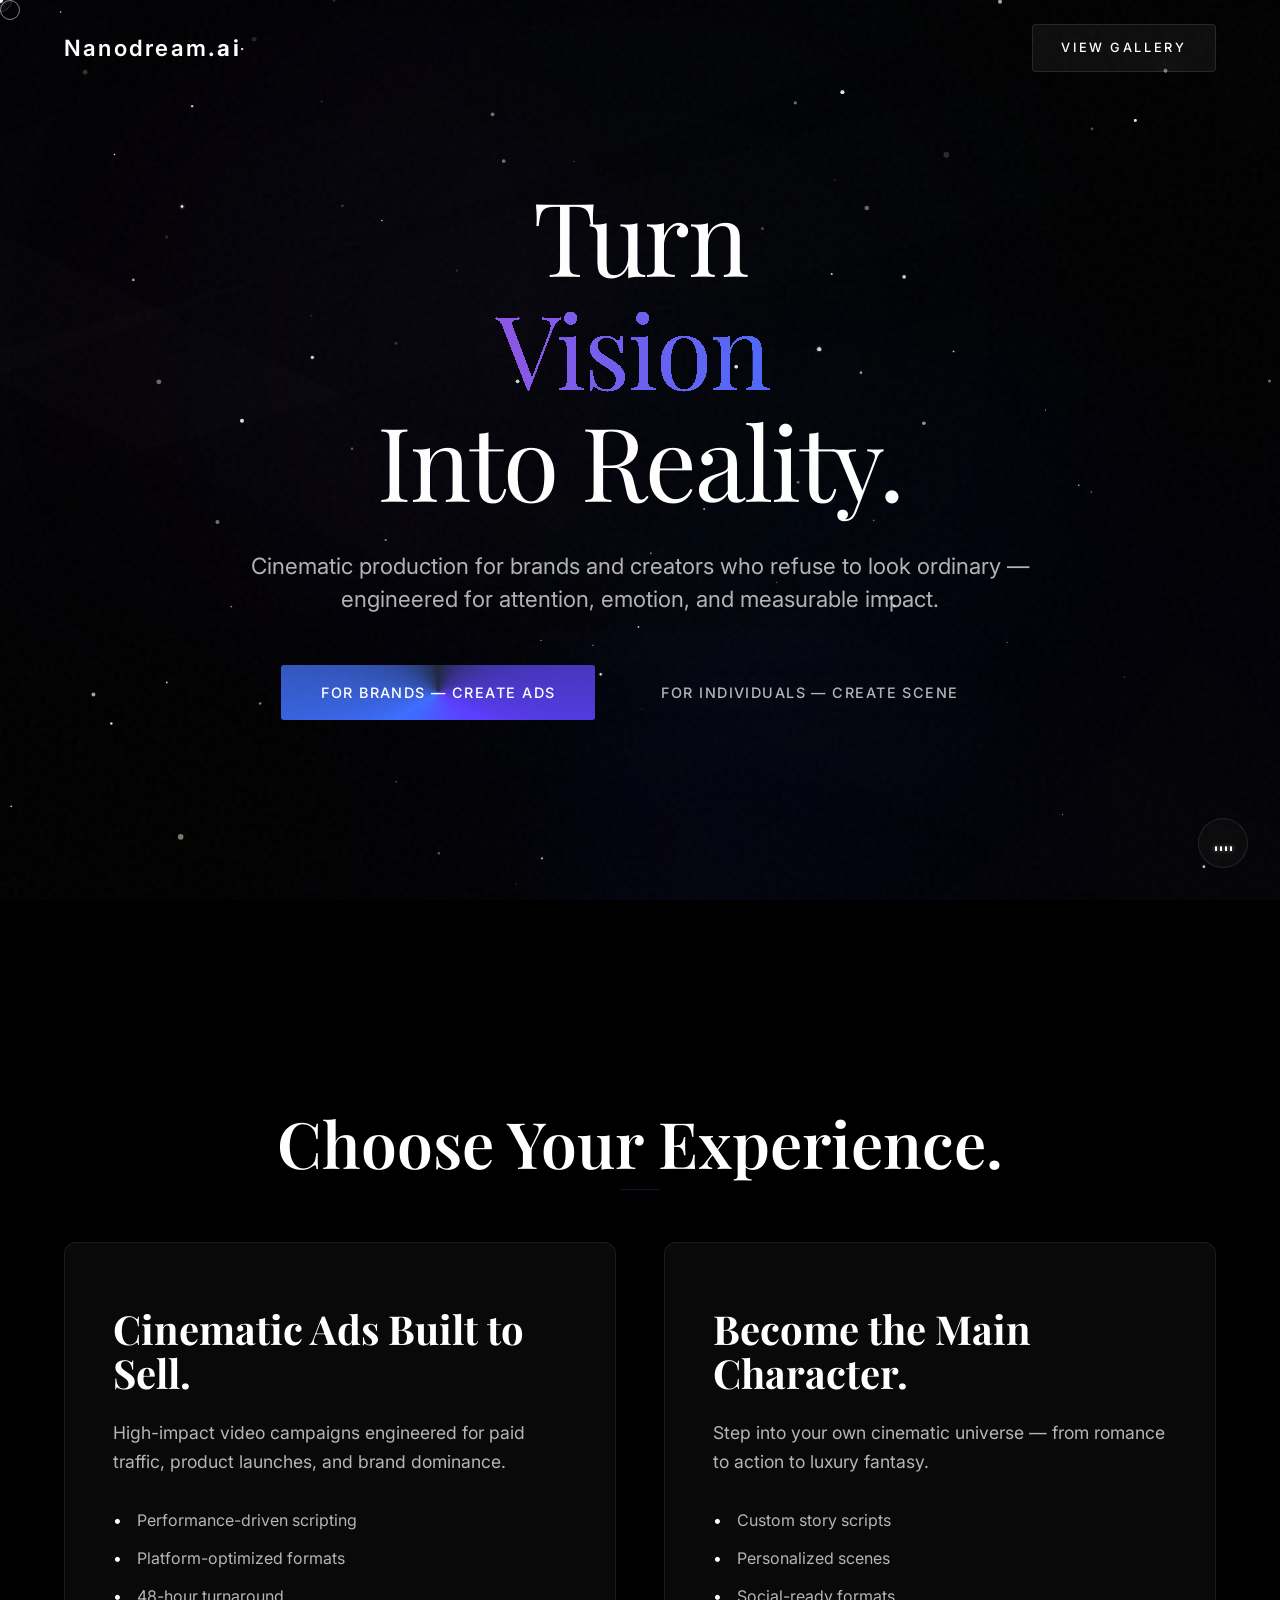
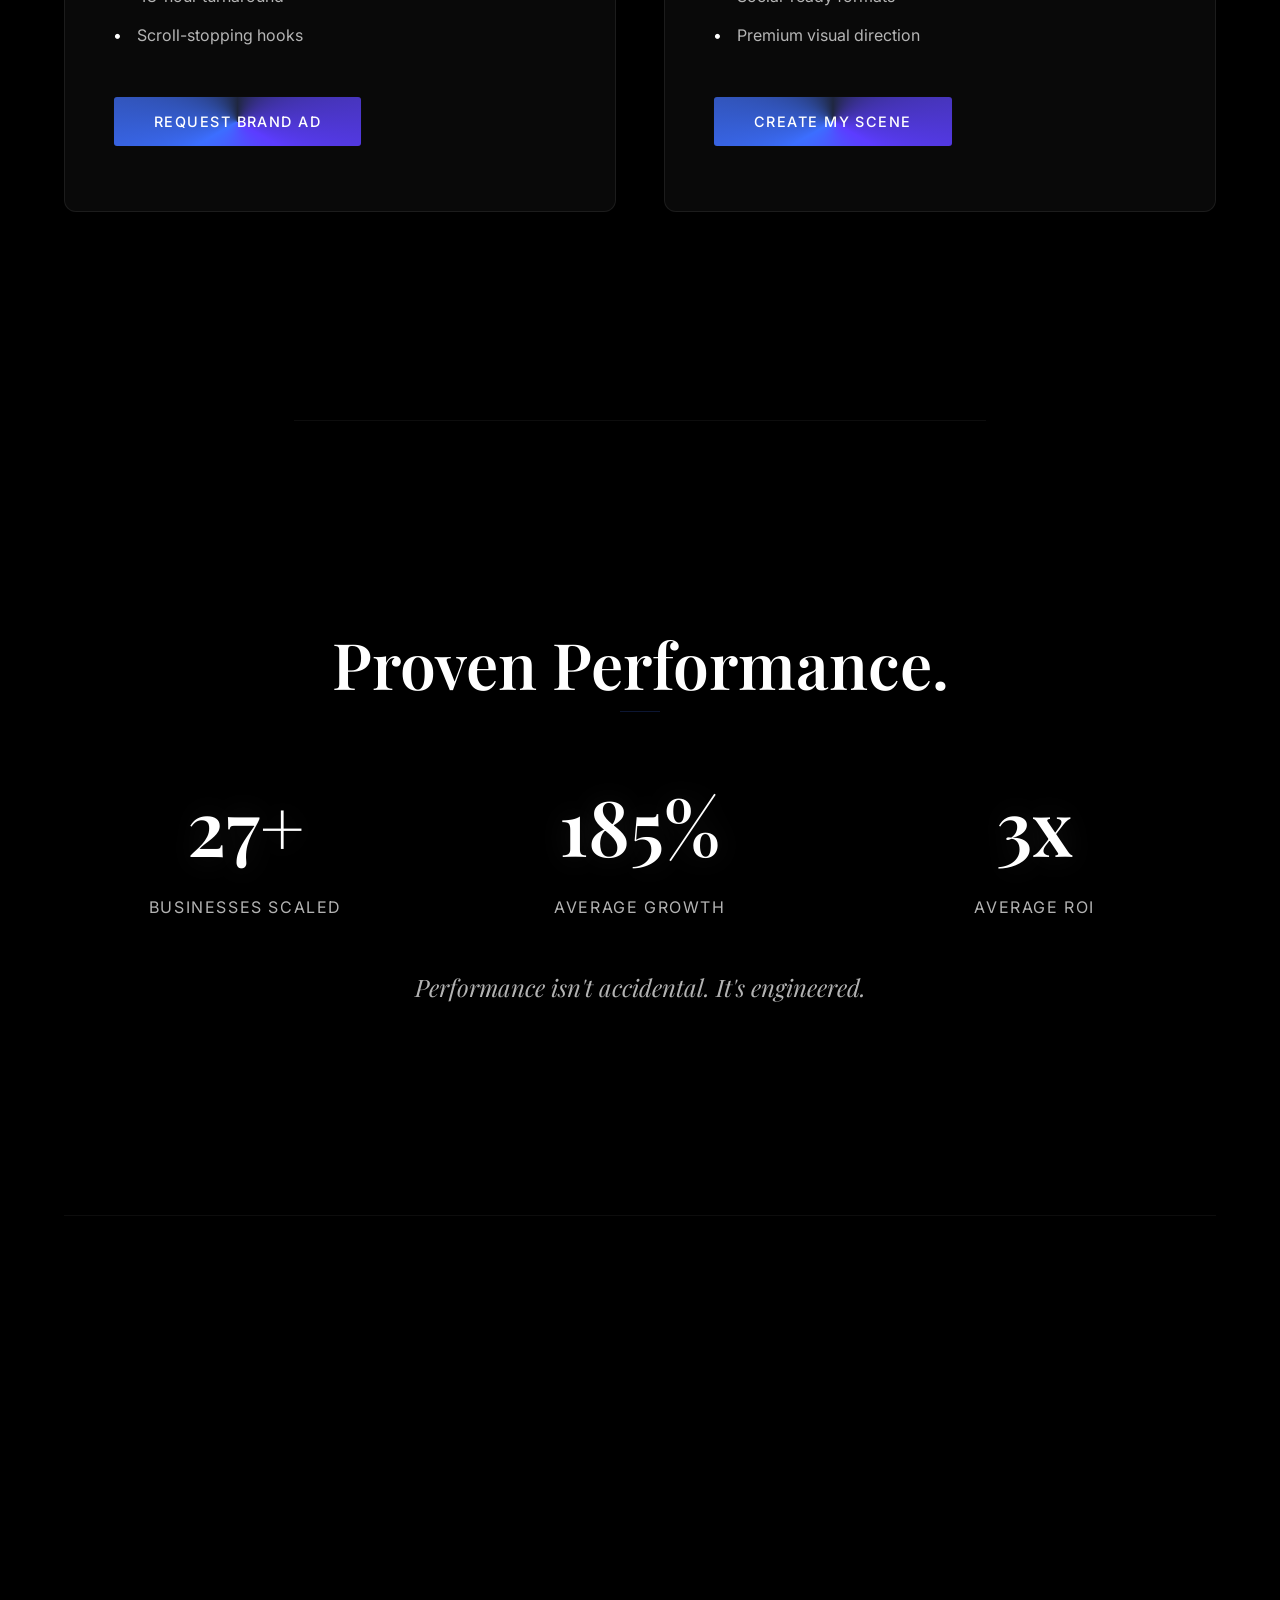
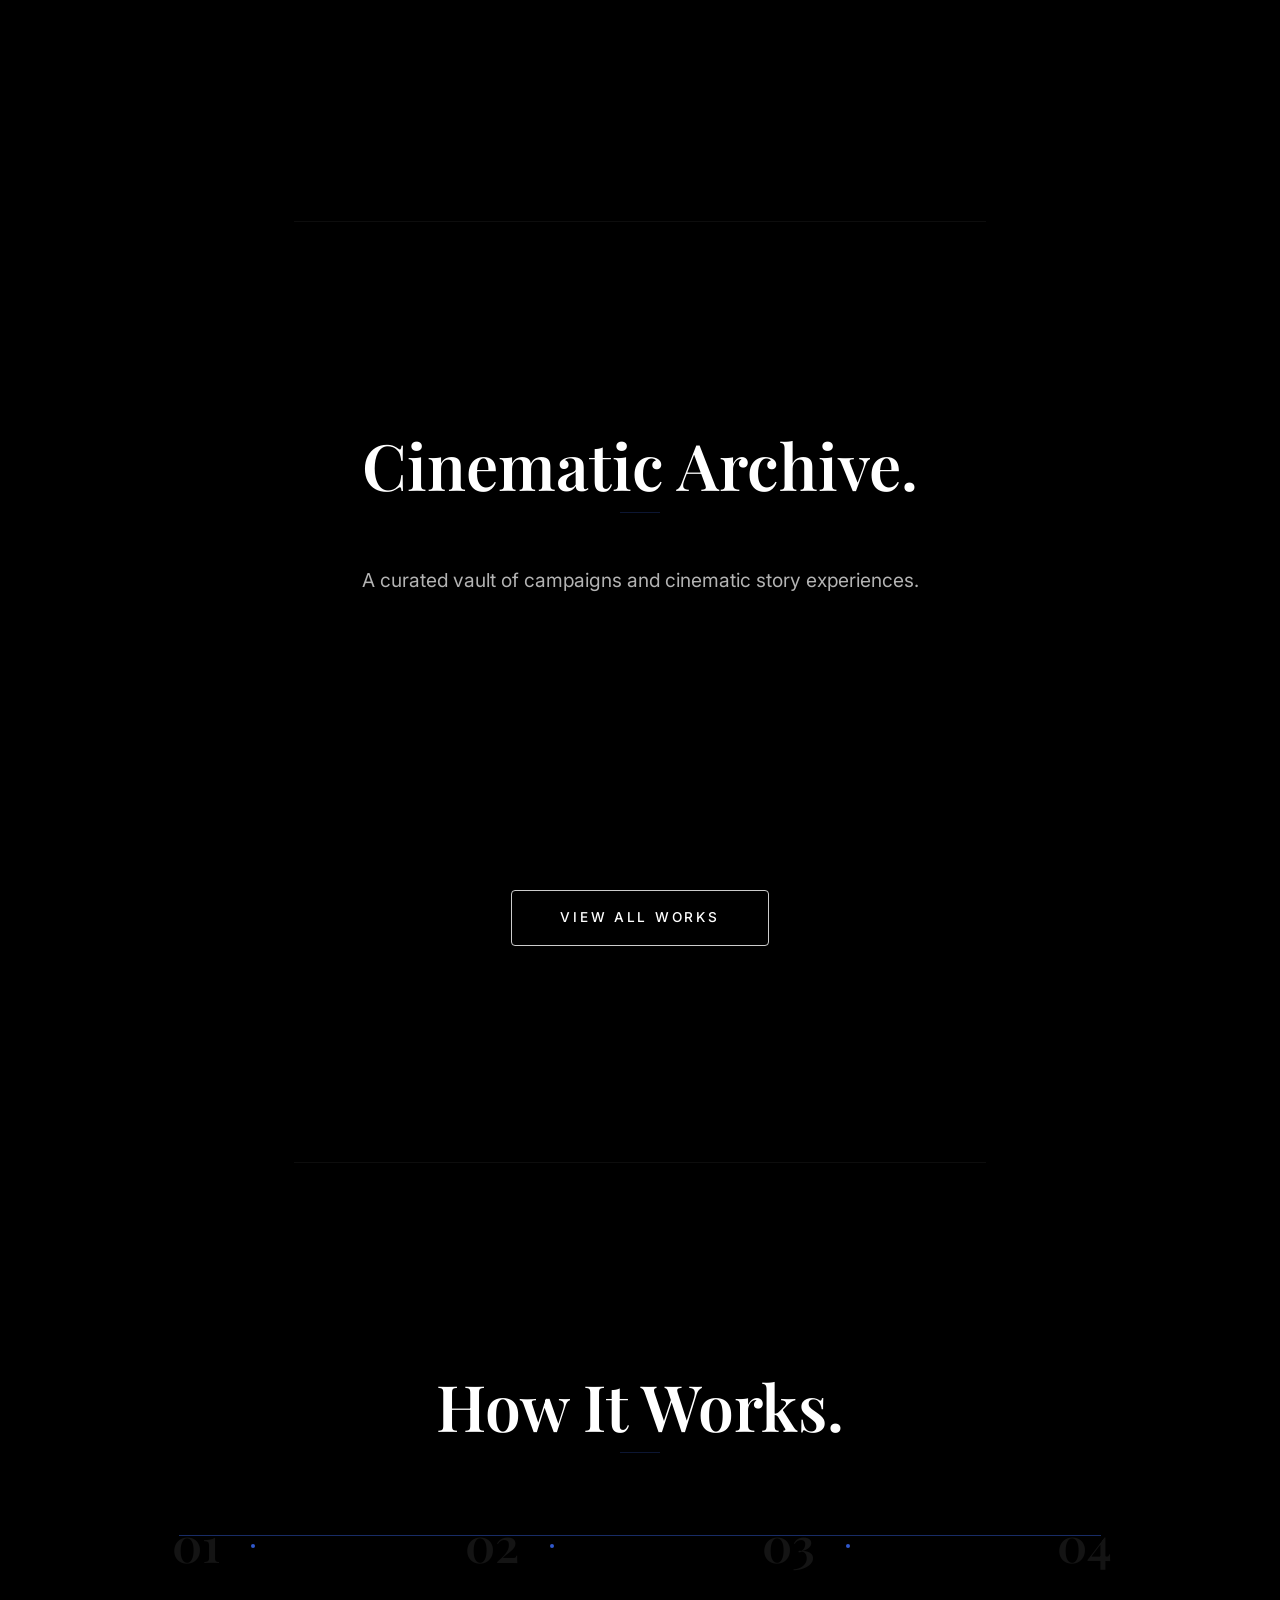
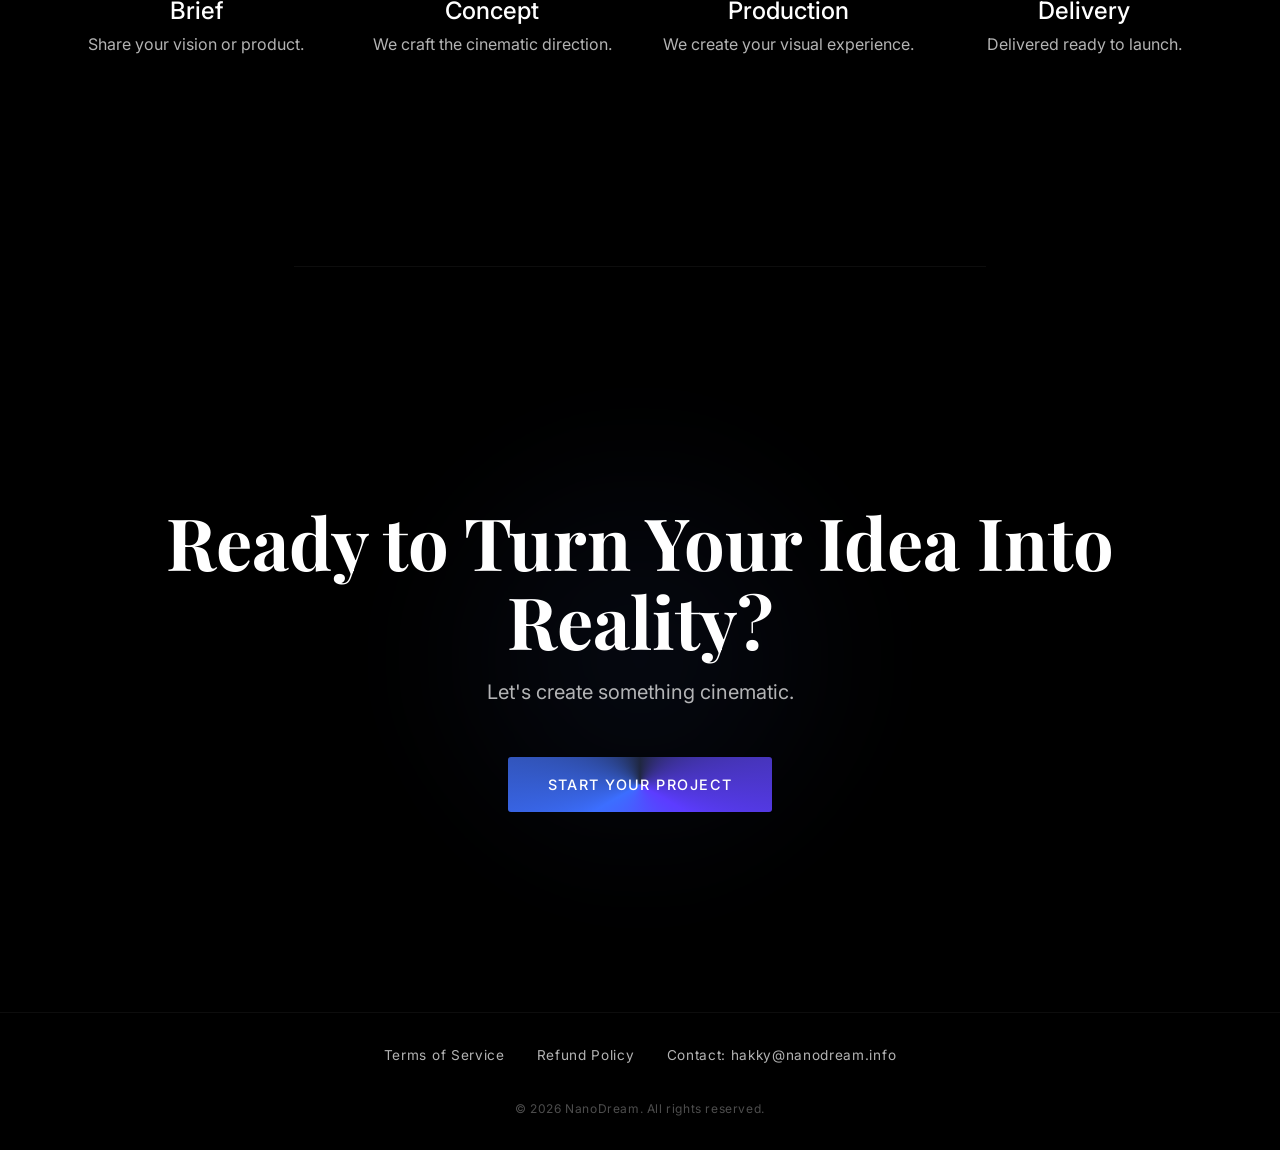
<file: index.html>
<!DOCTYPE html>
<html lang="en">

<head>
    <meta charset="UTF-8">
    <meta name="viewport" content="width=device-width, initial-scale=1.0">
    <title>nanodream.ai - Cinematic Production Studio</title>
    <meta name="description"
        content="Cinematic production for brands and creators who refuse to look ordinary — engineered for attention, emotion, and measurable impact.">

    <!-- Google Fonts -->
    <link rel="preconnect" href="https://fonts.googleapis.com">
    <link rel="preconnect" href="https://fonts.gstatic.com" crossorigin>
    <link
        href="https://fonts.googleapis.com/css2?family=Inter:wght@400;500;600&family=Playfair+Display:wght@400;600;700&display=swap"
        rel="stylesheet">

    <link rel="stylesheet" href="styles.css">
</head>

<body>
    <!-- Premium Enhancements UI -->
    <div id="letterbox-top"></div>
    <div id="letterbox-bottom"></div>
    <div id="scroll-progress"></div>
    <div id="cursor-dot"></div>
    <div id="cursor-trail"></div>
    <div id="film-grain"></div>

    <!-- Deep Space Atmosphere System -->
    <div id="horizon-glow"></div>
    <div id="cosmic-dust">
        <div class="dust-lane lane-1"></div>
        <div class="dust-lane lane-2"></div>
        <div class="dust-lane lane-3"></div>
    </div>
    <div id="nebula-clouds">
        <div class="nebula-blob blob-1"></div>
        <div class="nebula-blob blob-2"></div>
        <div class="nebula-blob blob-3"></div>
        <div class="nebula-blob blob-4"></div>
        <div class="nebula-blob blob-5"></div>
    </div>
    <div id="orbital-ring"></div>
    <div id="shooting-star-container"></div>
    <canvas id="starchamber"></canvas>
    <canvas id="embers-canvas"></canvas>
    <div id="galaxy-mist"></div>

    <header class="site-header">
        <div class="brand-logo">Nanodream<span class="ai-suffix">.ai</span></div>
        <a href="archive.html" class="header-cta">VIEW GALLERY</a>
    </header>

    <main class="content-wrapper">
        <!-- Section 1: Hero -->
        <section class="hero-section" id="hero">
            <div class="hero-content">
                <h1 class="headline-stacked">
                    <div class="hero-light-sweep"></div>
                    <span class="line">Turn</span>
                    <span class="morphing-container">
                        <span id="morphing-text" class="morph-word gradient-text">Vision</span>
                    </span>
                    <span class="line">Into Reality.</span>
                </h1>

                <p class="hero-subheadline">
                    Cinematic production for brands and creators who refuse to look ordinary&nbsp;— engineered for
                    attention, emotion, and measurable impact.
                </p>

                <div class="hero-actions">
                    <a href="#brands" class="btn btn-primary glow-effect">For Brands — Create Ads</a>
                    <a href="#individuals" class="btn btn-secondary">For Individuals — Create Scene</a>
                </div>
            </div>
        </section>

        </section>

        <!-- Section 2: Choose Your Experience -->
        <section class="choose-experience" id="experience">
            <h2 class="section-title">Choose Your Experience.</h2>

            <div class="cards-grid">
                <!-- Card 1 -->
                <div class="glass-card" id="brands">
                    <h3 class="card-title">Cinematic Ads Built to Sell.</h3>
                    <p class="card-text">High-impact video campaigns engineered for paid traffic, product launches, and
                        brand dominance.</p>
                    <ul class="card-bullets">
                        <li>Performance-driven scripting</li>
                        <li>Platform-optimized formats</li>
                        <li>48-hour turnaround</li>
                        <li>Scroll-stopping hooks</li>
                    </ul>
                    <button class="btn btn-primary compact w-100 trigger-intake">Request Brand Ad</button>
                </div>

                <!-- Card 2 -->
                <div class="glass-card" id="individuals">
                    <h3 class="card-title">Become the Main Character.</h3>
                    <p class="card-text">Step into your own cinematic universe — from romance to action to luxury
                        fantasy.</p>
                    <ul class="card-bullets">
                        <li>Custom story scripts</li>
                        <li>Personalized scenes</li>
                        <li>Social-ready formats</li>
                        <li>Premium visual direction</li>
                    </ul>
                    <button class="btn btn-primary compact w-100 trigger-intake">Create My Scene</button>
                </div>
            </div>
        </section>

        <hr class="section-divider">

        <!-- Section 3: Proven Performance -->
        <section class="performance-section" id="performance">
            <div class="section-header">
                <h2 class="section-title">Proven Performance.</h2>
            </div>
            <div class="metrics-grid">
                <div class="metric">
                    <span class="metric-number" data-target="30" data-suffix="+">0</span>
                    <span class="metric-label">Businesses Scaled</span>
                </div>
                <div class="metric">
                    <span class="metric-number" data-target="200" data-suffix="%">0</span>
                    <span class="metric-label">Average Growth</span>
                </div>
                <div class="metric">
                    <span class="metric-number" data-target="4" data-suffix="x">0</span>
                    <span class="metric-label">Average ROI</span>
                </div>
            </div>
            <div class="section-header">
                <p class="performance-subtext">Performance isn't accidental. It's engineered.</p>
            </div>
        </section>

        <!-- Section: Testimonials -->
        <hr class="section-divider">
        <section class="testimonials-section">
            <div class="testimonial-container">
                <blockquote id="testimonial-quote">"The level of cinematic quality and emotional resonance they bring is
                    simply unmatched. It feels like a movie, not an ad."</blockquote>
                <cite id="testimonial-author">— <span class="author-name">Sarah Jenkins</span>, <span
                        class="author-title">CMO at Lumina</span></cite>
            </div>
        </section>

        <hr class="section-divider">

        <!-- Section 4: Cinematic Archive -->
        <section class="archive-section" id="archive">
            <div class="section-header">
                <h2 class="section-title">Cinematic Archive.</h2>
                <p class="section-subtext">A curated vault of campaigns and cinematic story experiences.</p>
            </div>

            <div class="archive-preview-grid">
                <div class="archive-card vimeo-embed-item">
                    <div class="vimeo-container" style="padding-top:56.25%;">
                        <iframe src="https://player.vimeo.com/video/1166649949?badge=0&amp;autopause=0" frameborder="0"
                            allow="autoplay; fullscreen"
                            style="position:absolute;top:0;left:0;width:100%;height:100%;"></iframe>
                    </div>
                </div>
                <div class="archive-card vimeo-embed-item">
                    <div class="vimeo-container" style="padding-top:56.25%;">
                        <iframe src="https://player.vimeo.com/video/1166650022?badge=0&amp;autopause=0" frameborder="0"
                            allow="autoplay; fullscreen"
                            style="position:absolute;top:0;left:0;width:100%;height:100%;"></iframe>
                    </div>
                </div>
                <div class="archive-card vimeo-embed-item">
                    <div class="vimeo-container" style="padding-top:56.25%;">
                        <iframe src="https://player.vimeo.com/video/1166660830?badge=0&amp;autopause=0" frameborder="0"
                            allow="autoplay; fullscreen"
                            style="position:absolute;top:0;left:0;width:100%;height:100%;"></iframe>
                    </div>
                </div>
            </div>

            <div class="archive-cta-wrapper" style="text-align:center; margin-top:3rem;">
                <a href="archive.html" class="btn btn-ghost">VIEW ALL WORKS</a>
            </div>
        </section>

        <hr class="section-divider">

        <!-- Section 5: How It Works -->
        <section class="how-it-works-section" id="process">
            <h2 class="section-title">How It Works.</h2>
            <div class="steps-container">
                <div class="steps-timeline-line"></div>

                <div class="step fade-in">
                    <div class="step-number">01</div>
                    <h3 class="step-title">Brief</h3>
                    <p class="step-desc">Share your vision or product.</p>
                </div>
                <div class="step fade-in">
                    <div class="step-number">02</div>
                    <h3 class="step-title">Concept</h3>
                    <p class="step-desc">We craft the cinematic direction.</p>
                </div>
                <div class="step fade-in">
                    <div class="step-number">03</div>
                    <h3 class="step-title">Production</h3>
                    <p class="step-desc">We create your visual experience.</p>
                </div>
                <div class="step fade-in">
                    <div class="step-number">04</div>
                    <h3 class="step-title">Delivery</h3>
                    <p class="step-desc">Delivered ready to launch.</p>
                </div>
            </div>
        </section>

        <hr class="section-divider">

        <!-- Final CTA -->
        <footer class="final-cta">
            <div class="cta-glow"></div>
            <h2 class="cta-headline">Ready to Turn Your Idea Into Reality?</h2>
            <p class="cta-subtext">Let's create something cinematic.</p>
            <a href="#" class="btn btn-primary glow-effect lg">Start Your Project</a>
        </footer>
    </main>

    <!-- Video Modal -->
    <div class="video-modal" id="videoModal">
        <button class="close-modal">&times;</button>
        <div class="modal-content">
            <video id="modalVideo" controls playsinline>
                <source src="" type="video/mp4">
            </video>
        </div>
    </div>

    <!-- Ambient Sound Toggle -->
    <button id="sound-toggle" aria-label="Toggle ambient sound">
        <div class="sound-visualizer">
            <div class="sound-bar"></div>
            <div class="sound-bar"></div>
            <div class="sound-bar"></div>
            <div class="sound-bar"></div>
        </div>
    </button>

    <!-- Blur Filter for Morphing text -->
    <svg style="display:none;">
        <defs>
            <filter id="threshold">
                <feGaussianBlur in="SourceGraphic" stdDeviation="0.5" result="blur" class="morph-blur" />
                <feColorMatrix in="blur" mode="matrix" values="1 0 0 0 0  0 1 0 0 0  0 0 1 0 0  0 0 0 18 -7"
                    result="goo" />
                <feComposite in="SourceGraphic" in2="goo" operator="atop" />
            </filter>
        </defs>
    </svg>

    <!-- Cinematic Intake Modal -->
    <div class="intake-modal" id="intake-modal">
        <div class="intake-overlay close-intake-trigger"></div>
        <div class="intake-content">
            <button class="close-intake close-intake-trigger">✕</button>

            <div class="intake-header">
                <div class="step-counter" id="step-counter">Step 1 of 4</div>
                <div class="progress-bar-container">
                    <div class="progress-bar-fill" id="intake-progress"></div>
                </div>
            </div>

            <div class="intake-body">
                <form id="intake-form" action="https://formspree.io/f/mojnnrna" method="POST">
                    <!-- Hidden fields for non-input selections -->
                    <input type="hidden" name="project_type" id="hidden-project-type">
                    <input type="hidden" name="timeline" id="hidden-timeline">

                    <!-- Step 1: Project Type -->
                    <div class="intake-step active" id="step-1">
                        <h2 class="intake-title">What are we creating?</h2>
                        <div class="selectable-cards-grid">
                            <div class="selectable-card" data-type="Brand Ad">
                                <h3>Brand Ad</h3>
                                <p>Cinematic ad engineered for paid traffic and conversions.</p>
                            </div>
                            <div class="selectable-card" data-type="Personal Scene">
                                <h3>Personal Scene</h3>
                                <p>Step into your own cinematic universe.</p>
                            </div>
                        </div>
                        <div id="type-error" class="form-error">Please select a project type</div>
                    </div>

                    <!-- Step 2: Vision -->
                    <div class="intake-step" id="step-2">
                        <h2 class="intake-title">Describe your vision</h2>
                        <div class="form-group">
                            <textarea id="vision-text" name="vision"
                                placeholder="Tell us about your idea, product, or story..." rows="4"></textarea>
                        </div>
                        <div class="form-group">
                            <input type="text" id="vision-links" name="references"
                                placeholder="Reference links (Instagram, Pinterest, YouTube) - Optional">
                        </div>
                        <button type="button" class="btn btn-primary btn-next" data-next="3">Next</button>
                    </div>

                    <!-- Step 3: Timeline -->
                    <div class="intake-step" id="step-3">
                        <h2 class="intake-title">When do you need it?</h2>
                        <div class="pill-group">
                            <div class="option-pill" data-timeline="Rush">⚡ Rush (24 hours)</div>
                            <div class="option-pill" data-timeline="Standard">📅 Standard (3–7 days)</div>
                            <div class="option-pill" data-timeline="Flexible">🎬 Flexible</div>
                        </div>
                    </div>

                    <!-- Step 4: Contact -->
                    <div class="intake-step" id="step-4">
                        <h2 class="intake-title">Where should we reach you?</h2>
                        <div class="form-group">
                            <input type="text" id="contact-name" name="name" placeholder="Name">
                        </div>
                        <div class="form-group">
                            <input type="email" id="contact-email" name="email" placeholder="Email">
                        </div>
                        <div class="form-group">
                            <input type="text" id="contact-phone" name="contact_method"
                                placeholder="WhatsApp or Telegram number (Optional)">
                        </div>
                        <button type="submit" class="btn btn-primary" id="submit-brief">Submit Brief</button>
                    </div>
                </form>

                <!-- Success State -->
                <div class="intake-step" id="step-success">
                    <div class="success-icon">
                        <svg class="checkmark" xmlns="http://www.w3.org/2000/svg" viewBox="0 0 52 52">
                            <circle class="checkmark-circle" cx="26" cy="26" r="25" fill="none" />
                            <path class="checkmark-check" fill="none" d="M14.1 27.2l7.1 7.2 16.7-16.8" />
                        </svg>
                    </div>
                    <h2 class="intake-title">Your brief has been received.</h2>
                    <p class="intake-desc">We'll reach out within 24 hours with a cinematic concept tailored to your
                        vision.</p>
                    <div class="success-actions">
                        <a href="https://t.me/avoxmanager?text=Hi%20NanoDream,%20I%27d%20like%20to%20discuss%20a%20cinematic%20project.%20Can%20you%20share%20the%20next%20steps%3F"
                            target="_blank" class="btn btn-primary"
                            style="display:block;width:100%;text-align:center;">Message via Telegram</a>
                    </div>
                </div>
            </div>
        </div>
    </div>

    <!-- Global Site Footer -->
    <footer class="site-footer">
        <div class="footer-content">
            <div class="footer-links">
                <a href="terms-of-service.html" class="footer-link">Terms of Service</a>
                <a href="refund-policy.html" class="footer-link">Refund Policy</a>
                <a href="mailto:hakky@nanodream.info" class="footer-link">Contact: hakky@nanodream.info</a>
            </div>
            <div class="footer-copyright">
                © 2026 NanoDream. All rights reserved.
            </div>
        </div>
    </footer>

    <div class="custom-cursor" id="custom-cursor"></div>
    <script src="https://player.vimeo.com/api/player.js"></script>
    <script src="script.js"></script>
</body>

</html>
</file>
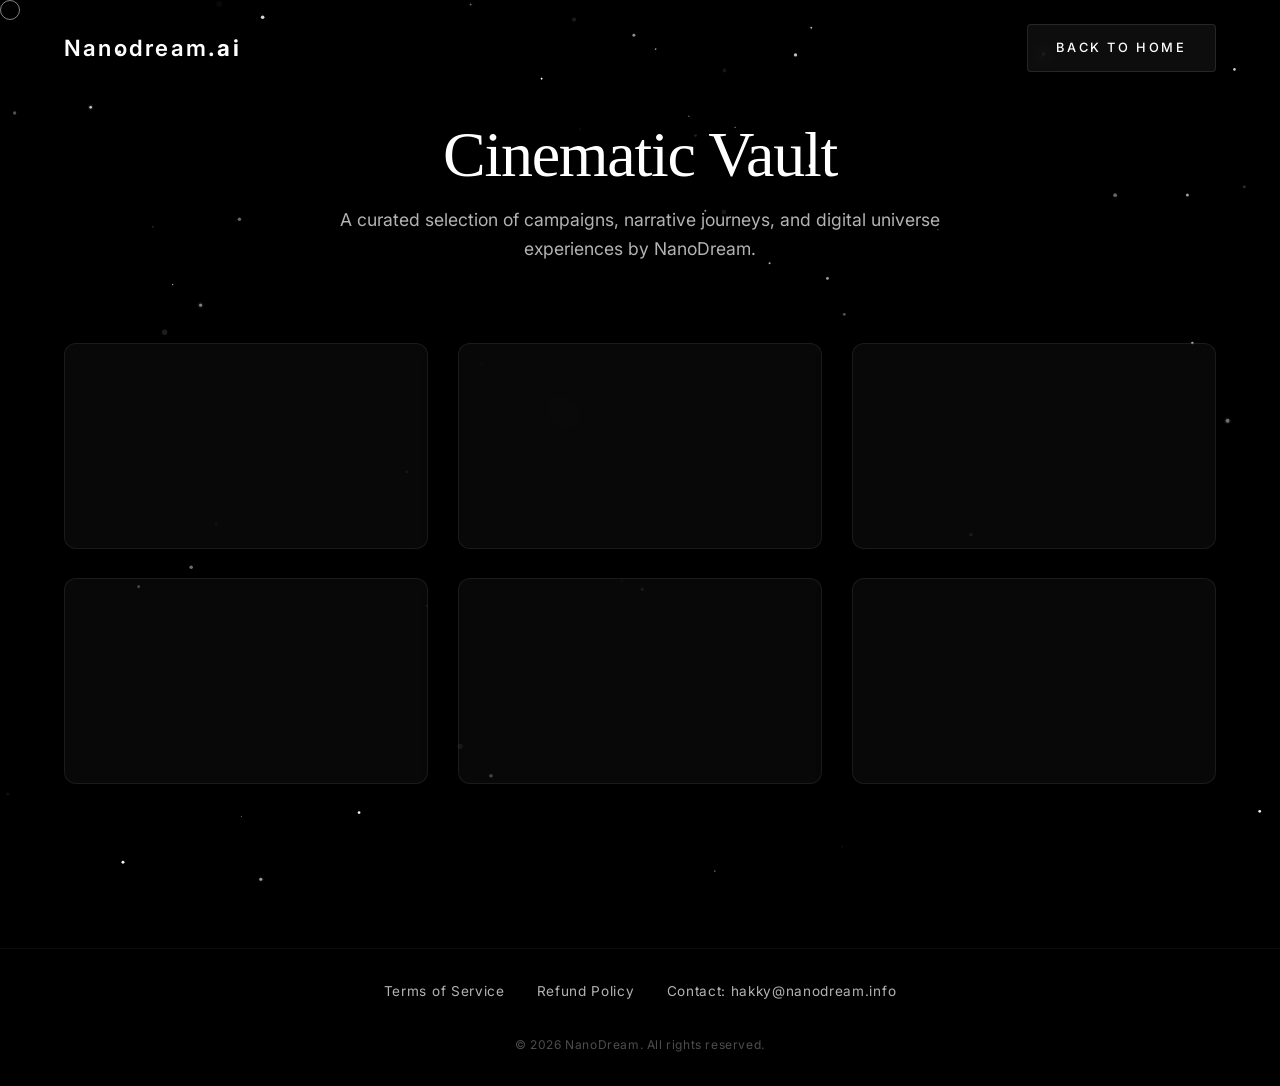
<file: archive.html>
<!DOCTYPE html>
<html lang="en">

<head>
    <meta charset="UTF-8">
    <meta name="viewport" content="width=device-width, initial-scale=1.0">
    <title>Cinematic Vault | NanoDream</title>
    <link rel="stylesheet" href="styles.css">
    <link rel="preconnect" href="https://fonts.googleapis.com">
    <link rel="preconnect" href="https://fonts.gstatic.com" crossorigin>
    <link
        href="https://fonts.googleapis.com/css2?family=Space+Grotesk:wght@300;400;500;600;700&family=Inter:wght@300;400;500&display=swap"
        rel="stylesheet">
    <style>
        body {
            background: #000;
            overflow-x: hidden;
            color: var(--text-primary);
            font-family: var(--font-sans);
        }

        .vault-header {
            padding: 120px 5vw 40px;
            text-align: center;
            position: relative;
            z-index: 10;
        }

        .vault-title {
            font-family: var(--font-serif);
            font-size: clamp(2.5rem, 6vw, 4rem);
            font-weight: 400;
            letter-spacing: -0.02em;
            line-height: 1.1;
            margin-bottom: 1rem;
            color: #fff;
        }

        .vault-subtitle {
            color: var(--text-muted);
            font-size: 1.1rem;
            max-width: 600px;
            line-height: 1.6;
            margin: 0 auto;
        }

        /* Unified Archive Grid */
        .archive-grid {
            display: grid;
            grid-template-columns: repeat(3, 1fr);
            gap: 30px;
            padding: 40px 5vw 100px;
            position: relative;
            z-index: 10;
        }

        .vault-card {
            border-radius: 12px;
            overflow: hidden;
            background: rgba(255, 255, 255, 0.03);
            border: 1px solid rgba(255, 255, 255, 0.08);
            backdrop-filter: blur(15px);
            -webkit-backdrop-filter: blur(15px);
            box-shadow: 0 4px 30px rgba(0, 0, 0, 0.5);
            transition: transform 0.4s cubic-bezier(0.2, 0, 0.2, 1), box-shadow 0.4s ease;
            position: relative;
        }

        .vault-card:hover {
            transform: scale(1.03) translateY(-5px);
            box-shadow: 0 20px 40px rgba(0, 0, 0, 0.8), 0 0 20px rgba(255, 255, 255, 0.05);
            z-index: 20;
            border-color: rgba(255, 255, 255, 0.2);
        }

        .uniform-vimeo-container {
            position: relative;
            padding-top: 56.25%;
            /* 16:9 */
            width: 100%;
            height: 0;
            overflow: hidden;
        }

        .uniform-vimeo-container iframe {
            position: absolute;
            top: 0;
            left: 0;
            width: 100%;
            height: 100%;
            border: none;
        }

        .vertical-vimeo-fit iframe {
            height: 180%;
            width: 100%;
            top: 50%;
            transform: translateY(-50%);
        }

        @media (max-width: 1024px) {
            .archive-grid {
                grid-template-columns: repeat(2, 1fr);
                gap: 20px;
            }
        }

        @media (max-width: 600px) {
            .archive-grid {
                grid-template-columns: 1fr;
                gap: 24px;
                padding: 20px 6vw 80px;
            }

            .vault-header {
                padding-top: 100px;
                text-align: left;
            }

            .vault-subtitle {
                margin: 0;
            }
        }
    </style>
</head>

<body>
    <!-- Background Elements -->
    <canvas id="starchamber"
        style="position:fixed; top:0; left:0; width:100%; height:100%; z-index:1; pointer-events:none;"></canvas>
    <canvas id="embers-canvas"
        style="position:fixed; top:0; left:0; width:100%; height:100%; z-index:2; pointer-events:none; opacity:0.3;"></canvas>

    <header class="site-header" style="z-index: 1000;">
        <div class="brand-logo" style="z-index: 1001;">Nanodream<span class="ai-suffix">.ai</span></div>
        <a href="index.html" class="header-cta" style="z-index: 1001;">Back to Home</a>
    </header>

    <div class="vault-header">
        <h1 class="vault-title">Cinematic Vault</h1>
        <p class="vault-subtitle">A curated selection of campaigns, narrative journeys, and digital universe
            experiences by NanoDream.</p>
    </div>

    <div class="archive-grid">
        <!-- Video 1 -->
        <div class="vault-card vimeo-embed-item" style="z-index: 5;">
            <div class="uniform-vimeo-container">
                <iframe src="https://player.vimeo.com/video/1166649949?badge=0&autopause=0" allow="autoplay; fullscreen"
                    webkit-playsinline playsinline></iframe>
            </div>
        </div>
        <!-- Video 2 -->
        <div class="vault-card vimeo-embed-item" style="z-index: 5;">
            <div class="uniform-vimeo-container">
                <iframe src="https://player.vimeo.com/video/1166650022?badge=0&autopause=0" allow="autoplay; fullscreen"
                    webkit-playsinline playsinline></iframe>
            </div>
        </div>
        <!-- Video 3 -->
        <div class="vault-card vimeo-embed-item" style="z-index: 5;">
            <div class="uniform-vimeo-container">
                <iframe src="https://player.vimeo.com/video/1166660830?badge=0&autopause=0" allow="autoplay; fullscreen"
                    webkit-playsinline playsinline></iframe>
            </div>
        </div>
        <!-- Video 4: Vertical -->
        <div class="vault-card vimeo-embed-item" style="z-index: 5;">
            <div class="uniform-vimeo-container vertical-vimeo-fit">
                <iframe src="https://player.vimeo.com/video/1166649917?badge=0&autopause=0" allow="autoplay; fullscreen"
                    webkit-playsinline playsinline></iframe>
            </div>
        </div>
        <!-- Video 5: Vertical -->
        <div class="vault-card vimeo-embed-item" style="z-index: 5;">
            <div class="uniform-vimeo-container vertical-vimeo-fit">
                <iframe src="https://player.vimeo.com/video/1166661963?badge=0&autopause=0" allow="autoplay; fullscreen"
                    webkit-playsinline playsinline></iframe>
            </div>
        </div>
        <!-- Video 6 -->
        <div class="vault-card vimeo-embed-item" style="z-index: 5;">
            <div class="uniform-vimeo-container">
                <iframe src="https://player.vimeo.com/video/1166662230?badge=0&autopause=0" allow="autoplay; fullscreen"
                    webkit-playsinline playsinline></iframe>
            </div>
        </div>
    </div>

    <!-- Global Site Footer -->
    <footer class="site-footer">
        <div class="footer-content">
            <div class="footer-links">
                <a href="terms-of-service.html" class="footer-link">Terms of Service</a>
                <a href="refund-policy.html" class="footer-link">Refund Policy</a>
                <a href="mailto:hakky@nanodream.info" class="footer-link">Contact: hakky@nanodream.info</a>
            </div>
            <div class="footer-copyright">
                © 2026 NanoDream. All rights reserved.
            </div>
        </div>
    </footer>

    <div class="custom-cursor" id="custom-cursor"></div>
    <script src="script.js"></script>
</body>

</html>
</file>
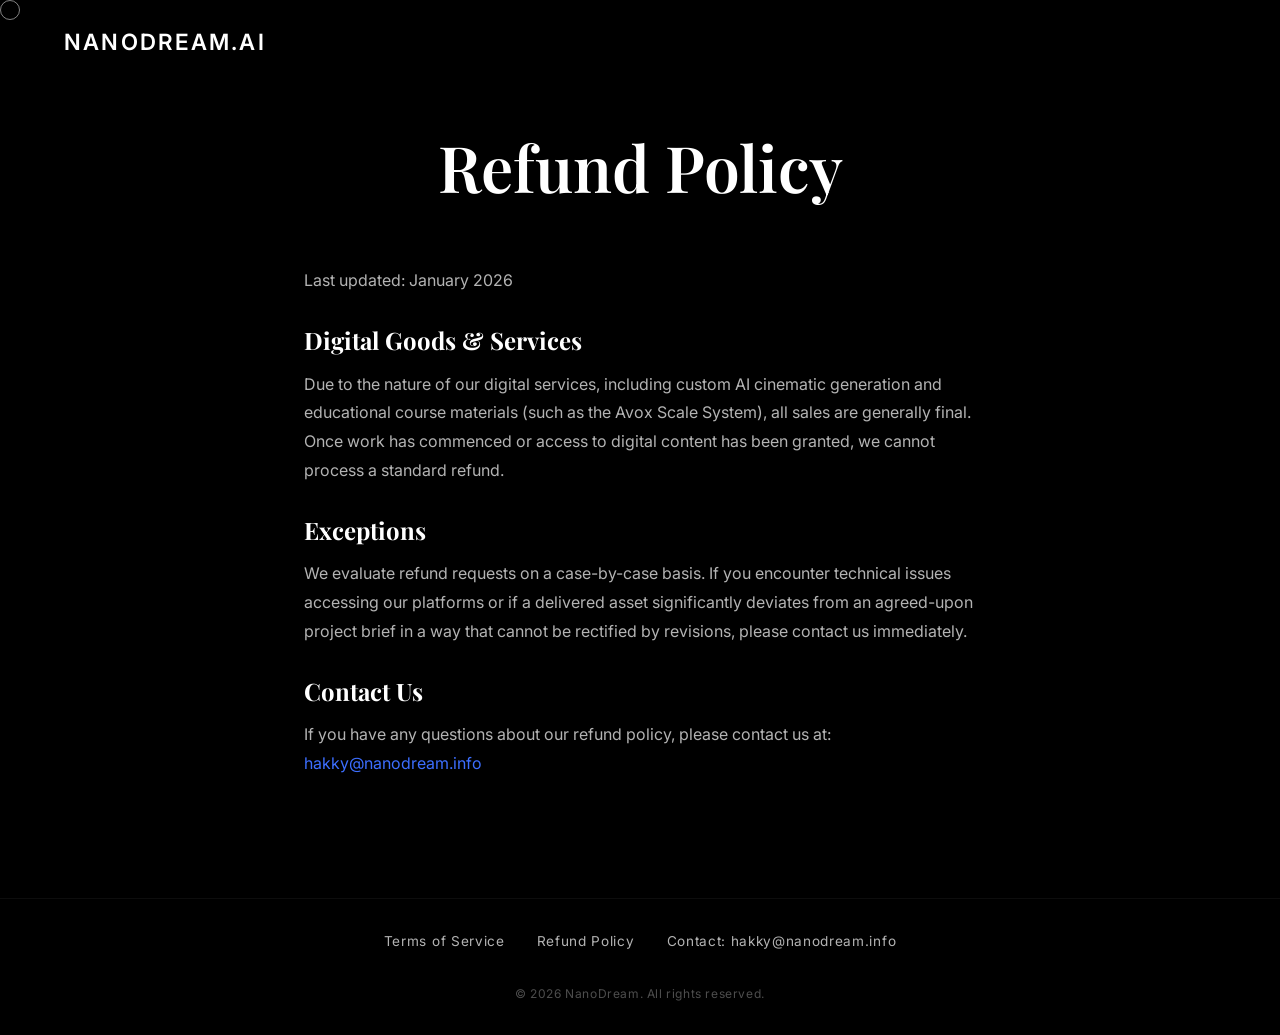
<file: refund-policy.html>
<!DOCTYPE html>
<html lang="en">

<head>
    <meta charset="UTF-8">
    <meta name="viewport" content="width=device-width, initial-scale=1.0">
    <title>Refund Policy - NanoDream</title>
    <!-- Fonts -->
    <link rel="preconnect" href="https://fonts.googleapis.com">
    <link rel="preconnect" href="https://fonts.gstatic.com" crossorigin>
    <link
        href="https://fonts.googleapis.com/css2?family=Playfair+Display:ital,wght@0,400;0,700;1,400&family=Inter:wght@300;400;500&display=swap"
        rel="stylesheet">
    <link rel="stylesheet" href="styles.css">
</head>

<body style="padding-top: 100px;">
    <!-- Cinematic Blur Background -->
    <div class="glow-bg" style="top: 20%; left: 10%;"></div>
    <div class="glow-bg"
        style="bottom: 20%; right: 10%; background: radial-gradient(circle, rgba(60, 110, 255, 0.15) 0%, transparent 60%);">
    </div>

    <!-- Simple Header -->
    <header class="site-header" style="position: absolute;">
        <div class="brand-logo"><a href="index.html" style="color:white; text-decoration:none;">NANODREAM.AI</a></div>
    </header>

    <main class="page-container" style="max-width: 800px; margin: 0 auto; padding: 2rem 5vw;">
        <h1 class="section-title">Refund Policy</h1>

        <div style="font-family: var(--font-sans); color: var(--text-muted); line-height: 1.8; font-size: 1rem;">
            <p style="margin-bottom: 1.5rem;">Last updated: January 2026</p>

            <h2
                style="color: #fff; font-family: var(--font-serif); margin-top: 2rem; margin-bottom: 1rem; font-size: 1.5rem;">
                Digital Goods & Services</h2>
            <p style="margin-bottom: 1.5rem;">Due to the nature of our digital services, including custom AI cinematic
                generation and educational course materials (such as the Avox Scale System), all sales are generally
                final. Once work has commenced or access to digital content has been granted, we cannot process a
                standard refund.</p>

            <h2
                style="color: #fff; font-family: var(--font-serif); margin-top: 2rem; margin-bottom: 1rem; font-size: 1.5rem;">
                Exceptions</h2>
            <p style="margin-bottom: 1.5rem;">We evaluate refund requests on a case-by-case basis. If you encounter
                technical issues accessing our platforms or if a delivered asset significantly deviates from an
                agreed-upon project brief in a way that cannot be rectified by revisions, please contact us immediately.
            </p>

            <h2
                style="color: #fff; font-family: var(--font-serif); margin-top: 2rem; margin-bottom: 1rem; font-size: 1.5rem;">
                Contact Us</h2>
            <p style="margin-bottom: 1.5rem;">If you have any questions about our refund policy, please contact us at:
                <a href="mailto:hakky@nanodream.info"
                    style="color: #3c6eff; text-decoration: none;">hakky@nanodream.info</a></p>
        </div>
    </main>

    <!-- Global Site Footer -->
    <footer class="site-footer">
        <div class="footer-content">
            <div class="footer-links">
                <a href="terms-of-service.html" class="footer-link">Terms of Service</a>
                <a href="refund-policy.html" class="footer-link">Refund Policy</a>
                <a href="mailto:hakky@nanodream.info" class="footer-link">Contact: hakky@nanodream.info</a>
            </div>
            <div class="footer-copyright">
                © 2026 NanoDream. All rights reserved.
            </div>
        </div>
    </footer>

    <div class="custom-cursor" id="custom-cursor"></div>
    <script src="script.js"></script>
</body>

</html>
</file>
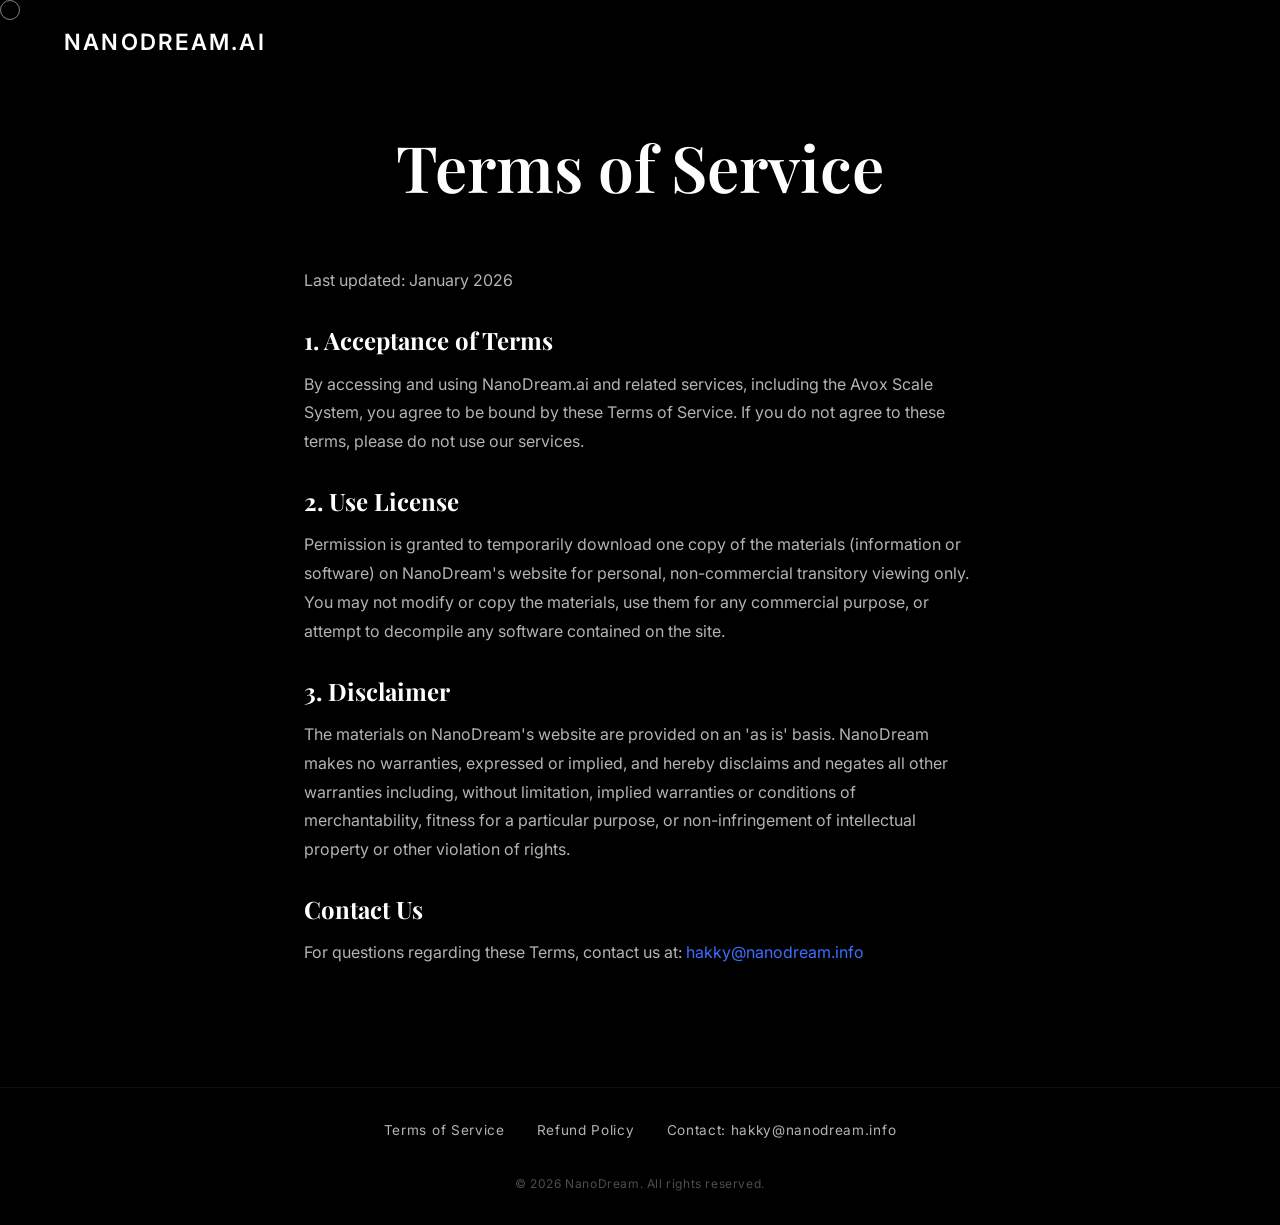
<file: terms-of-service.html>
<!DOCTYPE html>
<html lang="en">

<head>
    <meta charset="UTF-8">
    <meta name="viewport" content="width=device-width, initial-scale=1.0">
    <title>Terms of Service - NanoDream</title>
    <!-- Fonts -->
    <link rel="preconnect" href="https://fonts.googleapis.com">
    <link rel="preconnect" href="https://fonts.gstatic.com" crossorigin>
    <link
        href="https://fonts.googleapis.com/css2?family=Playfair+Display:ital,wght@0,400;0,700;1,400&family=Inter:wght@300;400;500&display=swap"
        rel="stylesheet">
    <link rel="stylesheet" href="styles.css">
</head>

<body style="padding-top: 100px;">
    <!-- Cinematic Blur Background -->
    <div class="glow-bg" style="top: 20%; left: 10%;"></div>
    <div class="glow-bg"
        style="bottom: 20%; right: 10%; background: radial-gradient(circle, rgba(60, 110, 255, 0.15) 0%, transparent 60%);">
    </div>

    <!-- Simple Header -->
    <header class="site-header" style="position: absolute;">
        <div class="brand-logo"><a href="index.html" style="color:white; text-decoration:none;">NANODREAM.AI</a></div>
    </header>

    <main class="page-container" style="max-width: 800px; margin: 0 auto; padding: 2rem 5vw;">
        <h1 class="section-title">Terms of Service</h1>

        <div style="font-family: var(--font-sans); color: var(--text-muted); line-height: 1.8; font-size: 1rem;">
            <p style="margin-bottom: 1.5rem;">Last updated: January 2026</p>

            <h2
                style="color: #fff; font-family: var(--font-serif); margin-top: 2rem; margin-bottom: 1rem; font-size: 1.5rem;">
                1. Acceptance of Terms</h2>
            <p style="margin-bottom: 1.5rem;">By accessing and using NanoDream.ai and related services, including the
                Avox Scale System, you agree to be bound by these Terms of Service. If you do not agree to these terms,
                please do not use our services.</p>

            <h2
                style="color: #fff; font-family: var(--font-serif); margin-top: 2rem; margin-bottom: 1rem; font-size: 1.5rem;">
                2. Use License</h2>
            <p style="margin-bottom: 1.5rem;">Permission is granted to temporarily download one copy of the materials
                (information or software) on NanoDream's website for personal, non-commercial transitory viewing only.
                You may not modify or copy the materials, use them for any commercial purpose, or attempt to decompile
                any software contained on the site.</p>

            <h2
                style="color: #fff; font-family: var(--font-serif); margin-top: 2rem; margin-bottom: 1rem; font-size: 1.5rem;">
                3. Disclaimer</h2>
            <p style="margin-bottom: 1.5rem;">The materials on NanoDream's website are provided on an 'as is' basis.
                NanoDream makes no warranties, expressed or implied, and hereby disclaims and negates all other
                warranties including, without limitation, implied warranties or conditions of merchantability, fitness
                for a particular purpose, or non-infringement of intellectual property or other violation of rights.</p>

            <h2
                style="color: #fff; font-family: var(--font-serif); margin-top: 2rem; margin-bottom: 1rem; font-size: 1.5rem;">
                Contact Us</h2>
            <p style="margin-bottom: 1.5rem;">For questions regarding these Terms, contact us at: <a
                    href="mailto:hakky@nanodream.info"
                    style="color: #3c6eff; text-decoration: none;">hakky@nanodream.info</a></p>
        </div>
    </main>

    <!-- Global Site Footer -->
    <footer class="site-footer">
        <div class="footer-content">
            <div class="footer-links">
                <a href="terms-of-service.html" class="footer-link">Terms of Service</a>
                <a href="refund-policy.html" class="footer-link">Refund Policy</a>
                <a href="mailto:hakky@nanodream.info" class="footer-link">Contact: hakky@nanodream.info</a>
            </div>
            <div class="footer-copyright">
                © 2026 NanoDream. All rights reserved.
            </div>
        </div>
    </footer>

    <div class="custom-cursor" id="custom-cursor"></div>
    <script src="script.js"></script>
</body>

</html>
</file>
<file: styles.css>
/* Base Reset & Variables */
:root {
    --bg-dark: #000000;
    --navy-deep: #000000;
    --mist-blue: rgba(20, 30, 60, 0.2);
    --text-primary: #ffffff;
    --text-muted: rgba(255, 255, 255, 0.7);
    --glass-bg: rgba(15, 15, 15, 0.6);
    --glass-border: rgba(255, 255, 255, 0.08);
    --glass-hover: rgba(255, 255, 255, 0.1);
    --btn-glow: rgba(60, 110, 255, 0.25);

    --font-serif: 'Playfair Display', serif;
    --font-sans: 'Inter', sans-serif;

    --transition-slow: 0.8s cubic-bezier(0.2, 0.8, 0.2, 1);
    --transition-med: 0.4s ease-out;
}

* {
    margin: 0;
    padding: 0;
    box-sizing: border-box;
}

body {
    background: #000000 !important;
    color: var(--text-primary);
    font-family: var(--font-sans);
    line-height: 1.6;
    overflow-x: hidden;
    cursor: none;
    min-height: 100vh;
}

/* Custom Cursor */
.custom-cursor {
    width: 20px;
    height: 20px;
    border: 1px solid rgba(255, 255, 255, 0.5);
    border-radius: 50%;
    pointer-events: none !important;
    position: fixed;
    top: 0;
    left: 0;
    z-index: 9999;
    transition: transform 0.1s ease-out;
    background: transparent;
    mix-blend-mode: difference;
}

.custom-cursor.hover {
    transform: scale(2.5);
    background: rgba(255, 255, 255, 0.1);
    border-color: rgba(255, 255, 255, 0.4);
}

.form-error {
    color: #ff4d4d;
    font-size: 0.85rem;
    margin-top: 5px;
    height: 18px;
    opacity: 0;
    transition: opacity 0.3s ease;
}

.form-error.visible {
    opacity: 1;
}

.form-group.has-error input,
.form-group.has-error textarea {
    border-color: #ff4d4d !important;
}

@media (pointer: fine) {
    * {
        cursor: none !important;
    }
}

/* Deep Space Atmosphere System */
#horizon-glow {
    position: fixed;
    bottom: 0;
    left: 0;
    width: 100vw;
    height: 30vh;
    background: radial-gradient(circle at bottom center, rgba(40, 50, 120, 0.08) 0%, transparent 70%);
    pointer-events: none;
    z-index: -2;
}

#cosmic-dust {
    position: fixed;
    top: 0;
    left: 0;
    width: 100vw;
    height: 100vh;
    pointer-events: none;
    z-index: -3;
    overflow: hidden;
}

.dust-lane {
    position: absolute;
    width: 200vw;
    height: 15vh;
    background: rgba(255, 255, 255, 0.008);
    left: -50vw;
}

.lane-1 {
    top: 20vh;
    transform: rotate(-15deg);
}

.lane-2 {
    top: 60vh;
    transform: rotate(25deg);
}

.lane-3 {
    top: -10vh;
    transform: rotate(-20deg);
    height: 25vh;
}

#nebula-clouds {
    position: fixed;
    top: 0;
    left: 0;
    width: 100vw;
    height: 100vh;
    pointer-events: none;
    z-index: -4;
    overflow: hidden;
}

.nebula-blob {
    position: absolute;
    border-radius: 50%;
    filter: blur(80px);
    opacity: 0.06;
    animation: driftNebula 70s infinite alternate cubic-bezier(0.4, 0, 0.2, 1);
}

.blob-1 {
    width: 800px;
    height: 800px;
    background: rgba(40, 20, 80, 1);
    top: -100px;
    left: -200px;
    animation-duration: 80s;
}

.blob-2 {
    width: 900px;
    height: 900px;
    background: rgba(20, 30, 70, 1);
    bottom: -300px;
    right: -200px;
    animation-delay: -20s;
}

.blob-3 {
    width: 600px;
    height: 600px;
    background: rgba(15, 40, 50, 1);
    top: 30vh;
    right: 10vw;
    animation-duration: 90s;
    animation-delay: -40s;
}

.blob-4 {
    width: 700px;
    height: 700px;
    background: rgba(50, 20, 40, 1);
    bottom: 20vh;
    left: 5vw;
    animation-duration: 65s;
    animation-delay: -10s;
}

.blob-5 {
    width: 1000px;
    height: 1000px;
    background: rgba(30, 25, 90, 1);
    top: 50vh;
    left: 40vw;
    opacity: 0.04;
    animation-duration: 100s;
}

@keyframes driftNebula {
    0% {
        transform: translate(0, 0) scale(1);
    }

    100% {
        transform: translate(5vw, 5vh) scale(1.1);
    }
}

#orbital-ring {
    width: 1200px;
    height: 300px;
    border: 1px solid rgba(255, 255, 255, 0.02);
    border-radius: 50%;
    position: fixed;
    top: 50vh;
    left: 50%;
    transform: translate(-50%, -50%) rotateX(75deg) rotateZ(0deg);
    pointer-events: none;
    z-index: -2;
    animation: rotateRing 120s linear infinite;
    transform-style: preserve-3d;
}

@keyframes rotateRing {
    to {
        transform: translate(-50%, -50%) rotateX(75deg) rotateZ(360deg);
    }
}

#shooting-star-container {
    position: fixed;
    top: 0;
    left: 0;
    width: 100vw;
    height: 100vh;
    pointer-events: none;
    z-index: -1;
    overflow: hidden;
}

.shooting-star {
    position: absolute;
    width: 150px;
    height: 1px;
    background: linear-gradient(90deg, rgba(255, 255, 255, 1) 0%, rgba(255, 255, 255, 0) 100%);
    box-shadow: 0 0 4px rgba(255, 255, 255, 0.8);
    opacity: 0;
    animation: shootStar 0.6s cubic-bezier(0.1, 0.8, 0.3, 1) forwards;
}

@keyframes shootStar {
    0% {
        opacity: 0;
        transform: translateX(300px) translateY(300px);
    }

    10% {
        opacity: 1;
    }

    90% {
        opacity: 1;
    }

    100% {
        opacity: 0;
        transform: translateX(300px) translateY(300px);
    }
}

/* Background System */

#starchamber {
    position: fixed;
    top: 0;
    left: 0;
    width: 100vw;
    height: 100vh;
    z-index: -2;
    pointer-events: none;
}

#embers-canvas {
    position: fixed;
    top: 0;
    left: 0;
    width: 100vw;
    height: 100vh;
    z-index: -1;
    pointer-events: none;
}

#galaxy-mist {
    position: fixed;
    top: -10vh;
    left: -10vw;
    width: 120vw;
    height: 120vh;
    background: radial-gradient(circle at 50% 40%, var(--mist-blue) 0%, transparent 60%);
    filter: blur(80px);
    z-index: -1;
    pointer-events: none;
    opacity: 0.8;
    animation: driftMist 60s infinite alternate linear;
}

@keyframes driftMist {
    0% {
        transform: scale(1) translate(0, 0);
    }

    100% {
        transform: scale(1.1) translate(2%, 3%);
    }
}

/* Layout */
.content-wrapper {
    position: relative;
    z-index: 1;
    max-width: 1400px;
    margin: 0 auto;
    padding: 0 5%;
}

section {
    padding: 12vh 0;
    opacity: 0;
    transform: translateY(30px);
    transition: var(--transition-slow);
}

section.visible {
    opacity: 1;
    transform: translateY(0);
}

.section-title {
    font-family: var(--font-serif);
    font-size: clamp(2.5rem, 5vw, 4rem);
    text-align: center;
    margin-bottom: 4rem;
    font-weight: 600;
    position: relative;
    display: block;
    width: 100%;
}

.section-title::after {
    content: '';
    position: absolute;
    bottom: -12px;
    left: 50%;
    transform: translateX(-50%);
    width: 0;
    height: 1px;
    background: rgba(60, 110, 255, 0.2);
    transition: width 1.2s cubic-bezier(0.2, 0.8, 0.2, 1);
}

section.visible .section-title::after {
    width: 40px;
}

.section-header {
    text-align: center;
}

.section-subtext {
    text-align: center;
    color: var(--text-muted);
    font-size: 1.2rem;
    margin-top: 1rem;
    margin-bottom: 4rem;
}

/* --- Header & Navigation --- */
.site-header {
    position: fixed;
    top: 0;
    left: 0;
    width: 100%;
    z-index: 1000;
    display: flex;
    justify-content: space-between;
    align-items: center;
    padding: 1.5rem 5vw;
    background: transparent;
}

.brand-logo,
.header-cta {
    position: relative;
    z-index: 101;
}

.brand-logo {
    font-family: var(--font-sans);
    font-size: 1.4rem;
    font-weight: 600;
    letter-spacing: 0.1em;
    color: var(--text-primary);
}

.ai-suffix {
    animation: aiColorShift 6s ease infinite;
    font-weight: 700;
}

@keyframes aiColorShift {

    0%,
    100% {
        color: #9b51e0;
        text-shadow: 0 0 10px rgba(155, 81, 224, 0.3);
    }

    50% {
        color: #3c6eff;
        text-shadow: 0 0 10px rgba(60, 110, 255, 0.3);
    }
}

.header-cta {
    font-family: var(--font-sans);
    font-size: 0.8rem;
    font-weight: 500;
    letter-spacing: 0.2em;
    text-transform: uppercase;
    color: #fff;
    text-decoration: none;
    padding: 0.8rem 1.8rem;
    background: rgba(255, 255, 255, 0.05);
    backdrop-filter: blur(10px);
    -webkit-backdrop-filter: blur(10px);
    border: 1px solid rgba(255, 255, 255, 0.1);
    border-radius: 4px;
    transition: all 0.4s cubic-bezier(0.2, 0.8, 0.2, 1);
    position: relative;
    overflow: hidden;
}

.header-cta:hover {
    background: rgba(255, 255, 255, 0.1);
    border-color: #9b51e0;
    box-shadow: 0 0 20px rgba(155, 81, 224, 0.4);
    transform: translateY(-2px);
}

/* Typography */
h1,
h2,
h3 {
    line-height: 1.1;
}

.headline-stacked {
    font-family: var(--font-serif);
    font-size: clamp(3.5rem, 8vw, 7rem);
    display: flex;
    flex-direction: column;
    align-items: center;
    font-weight: 400;
    letter-spacing: -0.02em;
    margin-bottom: 2rem;
    position: relative;
}

.headline-stacked .line {
    display: block;
}

/* UI Elements */
.btn {
    display: inline-block;
    padding: 1rem 2.5rem;
    font-family: var(--font-sans);
    text-transform: uppercase;
    letter-spacing: 0.1em;
    font-size: 0.9rem;
    font-weight: 500;
    text-decoration: none;
    border-radius: 4px;
    transition: var(--transition-med);
    cursor: pointer;
    backdrop-filter: blur(10px);
    -webkit-backdrop-filter: blur(10px);
    position: relative;
    overflow: hidden;
}

/* Button Shine Sweep Effect */
.btn::after {
    content: '';
    position: absolute;
    top: -50%;
    left: -150%;
    width: 50%;
    height: 200%;
    background: linear-gradient(to right, rgba(255, 255, 255, 0) 0%, rgba(255, 255, 255, 0.2) 50%, rgba(255, 255, 255, 0) 100%);
    transform: rotate(30deg);
    transition: none;
    pointer-events: none;
}

.btn:hover::after {
    animation: shineSweep 0.6s ease-in-out forwards;
}

@keyframes shineSweep {
    0% {
        left: -100%;
        top: -50%;
    }

    100% {
        left: 200%;
        top: -50%;
    }
}

.btn-primary {
    background: var(--glass-bg);
    border: 1px solid var(--glass-border);
    color: var(--text-primary);
    /* Prepare for animated conic border */
    background-clip: padding-box;
    border: 1px solid transparent;
}

.btn-primary::before {
    content: '';
    position: absolute;
    top: -2px;
    left: -2px;
    right: -2px;
    bottom: -2px;
    background: conic-gradient(from 0deg, #1f2740, #5c3cff, #3c6eff, #1f2740);
    z-index: -1;
    border-radius: 4px;
    animation: rotateGradientBorder 4s linear infinite;
}

@keyframes rotateGradientBorder {
    0% {
        transform: rotate(0deg);
    }

    100% {
        transform: rotate(360deg);
    }
}

.btn-primary:hover {
    background: var(--glass-hover);
    transform: translateY(-2px);
}

.btn-secondary {
    background: transparent;
    border: 1px solid transparent;
    color: var(--text-muted);
}

.btn-secondary:hover {
    color: var(--text-primary);
}

.btn-ghost {
    display: inline-block;
    padding: 1rem 3rem;
    font-family: var(--font-sans);
    font-size: 0.85rem;
    font-weight: 500;
    letter-spacing: 0.2em;
    text-transform: uppercase;
    color: #fff;
    border: 1px solid rgba(255, 255, 255, 0.8);
    border-radius: 4px;
    background: transparent;
    text-decoration: none;
    transition: all 0.4s ease;
    cursor: pointer;
}

.btn-ghost:hover {
    color: #000;
    background: #fff;
    border-color: #fff;
}

.glow-effect:hover {
    box-shadow: 0 0 20px var(--btn-glow);
}

/* Hero Section */
.hero-section {
    min-height: 100vh;
    display: flex;
    align-items: center;
    justify-content: center;
    text-align: center;
    padding-top: 0;
    padding-bottom: 0;
    opacity: 1;
    /* Hero is visible immediately */
    transform: none;
}

.hero-subheadline {
    font-family: var(--font-sans);
    font-size: clamp(1.1rem, 1.8vw, 1.4rem);
    color: var(--text-muted);
    max-width: 800px;
    margin: 0 auto 3rem auto;
    line-height: 1.5;
}

.hero-actions {
    display: flex;
    gap: 1.5rem;
    justify-content: center;
    flex-wrap: wrap;
}


/* Morphing Text */
.morphing-container {
    display: inline-block;
    position: relative;
    /* ensure enough width for longest word 'Fantasy' */
    min-width: clamp(220px, 40vw, 400px);
    text-align: center;
    height: 1.1em;
    /* Ensure stable height */
}

.morph-word {
    position: absolute;
    left: 50%;
    top: 50%;
    transform: translate(-50%, -50%);
    width: 100%;
    padding-right: 0.15em;
    /* Prevent clipping for italic/clipped text */
    filter: url(#threshold) blur(0.2px);
    transition: opacity 1.5s cubic-bezier(0.4, 0, 0.2, 1), filter 1.5s cubic-bezier(0.4, 0, 0.2, 1);
    opacity: 1;
}

.morph-word.gradient-text {
    background: linear-gradient(90deg, #9b51e0, #3c6eff, silver, #9b51e0);
    background-size: 300% 300%;
    -webkit-background-clip: text;
    -webkit-text-fill-color: transparent;
    background-clip: text;
    color: transparent;
    animation: gradientShift 6s ease infinite;
}

@keyframes gradientShift {
    0% {
        background-position: 0% 50%;
    }

    50% {
        background-position: 100% 50%;
    }

    100% {
        background-position: 0% 50%;
    }
}

.morph-word.morph-out {
    opacity: 0;
    filter: blur(10px);
    /* Particle-like dissolve via blur & SVG filter */
}

.morph-word.morph-in {
    opacity: 1;
    filter: blur(0);
}

/* Hero Light Sweep */
.hero-light-sweep {
    position: absolute;
    top: 0;
    left: -100%;
    width: 20%;
    height: 100%;
    background: linear-gradient(90deg, transparent, rgba(255, 255, 255, 0.4), transparent);
    transform: skewX(-20deg);
    filter: blur(5px);
    pointer-events: none;
    z-index: 2;
    opacity: 0;
}

.hero-light-sweep.active {
    animation: heroSweep 1.5s cubic-bezier(0.4, 0, 0.2, 1);
}

@keyframes heroSweep {
    0% {
        left: -50%;
        opacity: 0;
    }

    10% {
        opacity: 1;
    }

    90% {
        opacity: 1;
    }

    100% {
        left: 150%;
        opacity: 0;
    }
}


/* Choose Experience */
.cards-grid {
    display: grid;
    grid-template-columns: repeat(2, 1fr);
    gap: 3rem;
    align-items: start;
}

/* Weightless Floating Animations */
@keyframes weightlessFloat {

    0%,
    100% {
        transform: translateY(0) rotate(0deg);
    }

    25% {
        transform: translateY(-10px) rotate(0.5deg);
    }

    50% {
        transform: translateY(-5px) rotate(-0.5deg);
    }

    75% {
        transform: translateY(-15px) rotate(0.3deg);
    }
}

.glass-card {
    background: var(--glass-bg);
    border: 1px solid var(--glass-border);
    border-radius: 12px;
    padding: 4rem 3rem;
    position: relative;
    overflow: hidden;
    transition: var(--transition-med);
    backdrop-filter: blur(20px);
    -webkit-backdrop-filter: blur(20px);
}

.cards-grid> :nth-child(2) {
    animation-duration: 15s;
    animation-delay: -2s;
}

.glass-card:hover {
    transform: translateY(-5px);
    background: var(--glass-hover);
    border-color: rgba(255, 255, 255, 0.15);
}

.card-title {
    font-family: var(--font-serif);
    font-size: 2.5rem;
    margin-bottom: 1.5rem;
}

.card-text {
    color: var(--text-muted);
    font-size: 1.1rem;
    margin-bottom: 2rem;
}

.card-bullets {
    list-style: none;
    margin-bottom: 3rem;
}

.card-bullets li {
    position: relative;
    padding-left: 1.5rem;
    margin-bottom: 0.8rem;
    color: var(--text-muted);
}

.card-bullets li::before {
    content: "•";
    position: absolute;
    left: 0;
    color: var(--text-primary);
}

/* Proven Performance */
.performance-section {
    text-align: center;
}

.metrics-grid {
    display: grid;
    grid-template-columns: repeat(3, 1fr);
    gap: 2rem;
    margin-bottom: 3rem;
}

.metric-number {
    display: block;
    font-family: var(--font-serif);
    font-size: clamp(3.5rem, 6vw, 5rem);
    font-weight: 600;
    margin-bottom: 0.5rem;
    /* Create a glowing text effect slightly */
    text-shadow: 0 0 30px rgba(255, 255, 255, 0.1);
}

.metric-label {
    font-size: 1rem;
    text-transform: uppercase;
    letter-spacing: 0.1em;
    color: var(--text-muted);
}

.performance-subtext {
    font-family: var(--font-serif);
    font-size: 1.5rem;
    font-style: italic;
    color: var(--text-muted);
}

/* Cinematic Archive */
.video-scroll-wrapper {
    position: relative;
    width: 100vw;
    margin-left: -50vw;
    left: 50%;
    /* Subtle fade masks at edges */
    -webkit-mask-image: linear-gradient(to right, transparent, black 15%, black 85%, transparent);
    mask-image: linear-gradient(to right, transparent, black 15%, black 85%, transparent);
    padding: 2rem 0;
}

.video-grid {
    display: flex;
    overflow-x: auto;
    scroll-snap-type: x cubic-bezier(0.2, 0.8, 0.2, 1);
    scroll-behavior: smooth;
    gap: 2rem;
    padding: 0 15vw;
}

.video-grid::-webkit-scrollbar {
    display: none;
}

.video-grid {
    -ms-overflow-style: none;
    scrollbar-width: none;
}

.video-item {
    position: relative;
    aspect-ratio: 16 / 9;
    width: clamp(300px, 45vw, 600px);
    flex-shrink: 0;
    scroll-snap-align: center;
    border-radius: 12px;
    overflow: hidden;
    cursor: pointer;
    box-shadow: 0 10px 30px rgba(0, 0, 0, 0.5);
    transition: var(--transition-med);
    background: #000;
}

/* Vimeo Embed Specific */
.vimeo-embed-item {
    cursor: default;
    animation: vimeoFadeIn 1.2s ease-out forwards;
    opacity: 0;
}

.vimeo-container {
    position: relative;
    width: 100%;
    z-index: 5;
}

@keyframes vimeoFadeIn {
    0% {
        opacity: 0;
        transform: scale(0.98);
    }

    100% {
        opacity: 1;
        transform: scale(1);
    }
}

/* Archive Preview Grid (Home Page) */
.archive-preview-grid {
    display: grid;
    grid-template-columns: repeat(3, 1fr);
    gap: 24px;
    padding: 0 5vw;
}

/* Archive Full Grid (Vault Page) */
.archive-grid {
    display: grid;
    grid-template-columns: repeat(3, 1fr);
    gap: 40px;
    padding: 0 5vw;
}

.archive-card {
    border-radius: 12px;
    overflow: hidden;
    box-shadow: 0 10px 30px rgba(0, 0, 0, 0.5);
    background: #000;
    transition: var(--transition-med);
}

.archive-card-tall {
    grid-row: span 2;
}

.archive-card:hover {
    transform: scale(1.02);
    box-shadow: 0 20px 40px rgba(0, 0, 0, 0.8), 0 0 30px rgba(255, 255, 255, 0.05);
}

@media (max-width: 1024px) {
    .archive-grid {
        grid-template-columns: repeat(2, 1fr);
        gap: 16px;
    }
}

@media (max-width: 600px) {
    .archive-grid {
        grid-template-columns: 1fr;
        gap: 20px;
        padding: 0 4vw;
    }

    .archive-card,
    .archive-card-tall {
        grid-column: auto !important;
        grid-row: auto !important;
    }
}

.video-item:hover {
    transform: scale(1.02);
    box-shadow: 0 20px 40px rgba(0, 0, 0, 0.8), 0 0 30px rgba(255, 255, 255, 0.05);
}

.video-thumbnail-container {
    width: 100%;
    height: 100%;
    position: relative;
    overflow: hidden;
    /* Ken burns */
}

.thumbnail-placeholder {
    width: 100%;
    height: 100%;
    display: flex;
    align-items: center;
    justify-content: center;
    position: absolute;
    top: 0;
    left: 0;
    z-index: 2;
    transition: opacity 0.5s ease;
    animation: kenBurnsFade 12s infinite alternate linear;
}

/* Offset animations for thumbnail grid */
.video-item:nth-child(1) .thumbnail-placeholder {
    animation-delay: 0s;
}

.video-item:nth-child(2) .thumbnail-placeholder {
    animation-delay: -4s;
}

.video-item:nth-child(3) .thumbnail-placeholder {
    animation-delay: -8s;
}

@keyframes kenBurnsFade {
    0% {
        transform: scale(1) translate(0, 0);
    }

    100% {
        transform: scale(1.08) translate(-1%, 1%);
    }
}

.play-icon {
    font-size: 2rem;
    color: rgba(255, 255, 255, 0.7);
    transition: transform 0.3s ease;
}

.video-item:hover .play-icon {
    transform: scale(1.1);
    color: white;
}

.hover-preview {
    position: absolute;
    top: 0;
    left: 0;
    width: 100%;
    height: 100%;
    object-fit: cover;
    opacity: 0;
    z-index: 1;
    transition: opacity 0.8s ease;
}

.video-item:hover .hover-preview {
    opacity: 1;
}

.video-item:hover .thumbnail-placeholder {
    opacity: 0;
}

/* Video Modal */
.video-modal {
    position: fixed;
    top: 0;
    left: 0;
    width: 100vw;
    height: 100vh;
    background: rgba(0, 0, 0, 0.95);
    z-index: 1000;
    display: flex;
    align-items: center;
    justify-content: center;
    opacity: 0;
    pointer-events: none;
    transition: opacity 0.4s ease;
    backdrop-filter: blur(10px);
}

.video-modal.active {
    opacity: 1;
    pointer-events: auto;
}

.modal-content {
    width: 90%;
    max-width: 1200px;
    aspect-ratio: 16 / 9;
}

.modal-content video {
    width: 100%;
    height: 100%;
    border-radius: 8px;
    border: 1px solid rgba(255, 255, 255, 0.1);
}

.close-modal {
    position: absolute;
    top: 2rem;
    right: 2rem;
    background: none;
    border: none;
    color: white;
    font-size: 3rem;
    cursor: pointer;
    line-height: 1;
    opacity: 0.7;
    transition: opacity 0.3s;
}

.close-modal:hover {
    opacity: 1;
}

/* How It Works */
.steps-container {
    display: grid;
    grid-template-columns: repeat(4, 1fr);
    gap: 2rem;
    position: relative;
}

.steps-timeline-line {
    position: absolute;
    top: 30px;
    /* align roughly below step number */
    left: 10%;
    width: 0%;
    height: 1px;
    background: rgba(60, 110, 255, 0.4);
    z-index: -1;
    transition: width 2s cubic-bezier(0.2, 0.8, 0.2, 1);
}

.how-it-works-section.visible .steps-timeline-line {
    width: 80%;
}

.step {
    text-align: center;
    position: relative;
}

.step-number {
    font-family: var(--font-serif);
    font-size: clamp(2rem, 4vw, 3rem);
    color: var(--glass-border);
    margin-bottom: 1rem;
    font-weight: 600;
    position: relative;
    display: inline-block;
    padding: 0 10px;
}

/* Dots on timeline */
.step-number::after {
    content: '';
    position: absolute;
    top: 50%;
    right: -25px;
    /* offset dot */
    width: 4px;
    height: 4px;
    border-radius: 50%;
    background: rgba(60, 110, 255, 0.8);
    opacity: 0;
    transition: opacity 0.5s ease 1.5s;
    /* delay until line reaches */
}

.how-it-works-section.visible .step-number::after {
    opacity: 1;
}

.step:last-child .step-number::after {
    display: none;
}

.step-title {
    font-size: 1.5rem;
    margin-bottom: 0.5rem;
    font-weight: 500;
}

.step-desc {
    color: var(--text-muted);
}

/* Final CTA */
.final-cta {
    position: relative;
    text-align: center;
    padding: 15vh 0;
    display: flex;
    flex-direction: column;
    align-items: center;
}

.cta-glow {
    position: absolute;
    top: 50%;
    left: 50%;
    transform: translate(-50%, -50%);
    width: 40vw;
    height: 40vw;
    background: radial-gradient(circle, rgba(40, 60, 120, 0.15) 0%, transparent 70%);
    filter: blur(40px);
    z-index: -1;
    pointer-events: none;
}

.cta-headline {
    font-family: var(--font-serif);
    font-size: clamp(2.5rem, 6vw, 4.5rem);
    margin-bottom: 1rem;
}

.cta-subtext {
    font-size: 1.25rem;
    color: var(--text-muted);
    margin-bottom: 3rem;
}

/* --- Premium Enhancements --- */

/* Film Grain */
#film-grain {
    position: fixed;
    top: 0;
    left: 0;
    width: 100vw;
    height: 100vh;
    pointer-events: none;
    z-index: 9999;
    opacity: 0.03;
    background-image: url("data:image/svg+xml,%3Csvg viewBox='0 0 200 200' xmlns='http://www.w3.org/2000/svg'%3E%3Cfilter id='noiseFilter'%3E%3CfeTurbulence type='fractalNoise' baseFrequency='0.85' numOctaves='3' stitchTiles='stitch'/%3E%3C/filter%3E%3Crect width='100%25' height='100%25' filter='url(%23noiseFilter)'/%3E%3C/svg%3E");
    animation: grainShake 1s steps(4) infinite;
}

@keyframes grainShake {

    0%,
    100% {
        transform: translate(0, 0);
    }

    25% {
        transform: translate(-1%, 1%);
    }

    50% {
        transform: translate(1%, -1%);
    }

    75% {
        transform: translate(-1%, -1%);
    }
}

/* Custom Cursor */
#cursor-dot,
#cursor-trail {
    position: fixed;
    top: 0;
    left: 0;
    pointer-events: none;
    border-radius: 50%;
    z-index: 99999;
    transform: translate(-50%, -50%);
    display: none;
}

@media (pointer: fine) {

    #cursor-dot,
    #cursor-trail {
        display: block;
    }
}

#cursor-dot {
    width: 6px;
    height: 6px;
    background: #fff;
    box-shadow: 0 0 10px rgba(255, 255, 255, 0.8);
}

#cursor-trail {
    width: 24px;
    height: 24px;
    border: 1px solid rgba(255, 255, 255, 0.2);
}

/* Cinematic Letterbox */
#letterbox-top,
#letterbox-bottom {
    position: fixed;
    left: 0;
    width: 100vw;
    height: 12vh;
    background: #000;
    z-index: 9000;
    pointer-events: none;
}

#letterbox-top {
    top: 0;
    animation: retractTop 2s cubic-bezier(0.7, 0, 0.3, 1) 0.5s forwards;
}

#letterbox-bottom {
    bottom: 0;
    animation: retractBottom 2s cubic-bezier(0.7, 0, 0.3, 1) 0.5s forwards;
}

@keyframes retractTop {
    to {
        transform: translateY(-100%);
    }
}

@keyframes retractBottom {
    to {
        transform: translateY(100%);
    }
}

/* Scroll Progress */
#scroll-progress {
    position: fixed;
    top: 0;
    left: 0;
    height: 2px;
    background: #3c6eff;
    width: 0%;
    z-index: 9990;
    box-shadow: 0 0 15px #3c6eff;
}

/* Choose Experience Section Spacing */
.choose-experience {
    margin-top: 100px;
}

/* Section Dividers */
.section-divider {
    border: none;
    border-bottom: 1px solid rgba(255, 255, 255, 0.05);
    margin: 100px auto;
    transition: width 1.5s cubic-bezier(0.2, 0.8, 0.2, 1);
}

.section-divider.active {
    width: 60%;
}

/* Testimonials */
.testimonials-section {
    padding: 10vh 0;
    text-align: center;
}

.testimonial-container {
    max-width: 800px;
    margin: 0 auto;
    transition: opacity 0.8s ease;
}

.testimonial-container.fade-out {
    opacity: 0;
}

#testimonial-quote {
    font-family: var(--font-serif);
    font-size: clamp(1.8rem, 4vw, 2.5rem);
    font-style: italic;
    color: var(--text-primary);
    margin-bottom: 2rem;
    line-height: 1.4;
}

#testimonial-author {
    font-family: var(--font-sans);
    font-size: 1rem;
    color: var(--text-muted);
    text-transform: uppercase;
    letter-spacing: 0.1em;
    font-style: normal;
}

.author-name {
    color: var(--text-primary);
    font-weight: 500;
}

/* Ambient Sound Toggle */
#sound-toggle {
    position: fixed;
    bottom: 2rem;
    right: 2rem;
    width: 50px;
    height: 50px;
    border-radius: 50%;
    background: var(--glass-bg);
    border: 1px solid var(--glass-border);
    color: var(--text-muted);
    z-index: 8000;
    display: flex;
    align-items: center;
    justify-content: center;
    backdrop-filter: blur(10px);
    transition: var(--transition-med);
}

#sound-toggle:hover {
    background: var(--glass-hover);
    color: var(--text-primary);
    border-color: rgba(255, 255, 255, 0.2);
    transform: scale(1.05);
}

/* --- Cinematic Intake Modal --- */
.intake-modal {
    position: fixed;
    top: 0;
    left: 0;
    width: 100vw;
    height: 100vh;
    z-index: 10000;
    display: flex;
    justify-content: center;
    align-items: center;
    pointer-events: none;
    opacity: 0;
    visibility: hidden;
    transition: opacity 0.4s ease, visibility 0.4s ease;
}

.intake-modal.active {
    pointer-events: auto;
    opacity: 1;
    visibility: visible;
}

.intake-overlay {
    position: absolute;
    top: 0;
    left: 0;
    width: 100%;
    height: 100%;
    background: rgba(5, 7, 13, 0.96);
    backdrop-filter: blur(8px);
    -webkit-backdrop-filter: blur(8px);
}

.intake-content {
    position: relative;
    width: 100%;
    max-width: 580px;
    background: rgba(15, 15, 15, 0.6);
    border: 1px solid rgba(255, 255, 255, 0.1);
    border-radius: 12px;
    padding: 3rem;
    box-shadow: 0 20px 50px rgba(0, 0, 0, 0.8);
    backdrop-filter: blur(40px);
    -webkit-backdrop-filter: blur(40px);
    transform: scale(0.95);
    transition: transform 0.4s cubic-bezier(0.1, 0.8, 0.3, 1);
    overflow: hidden;
    /* Hide sliding steps */
}

.intake-modal.active .intake-content {
    transform: scale(1);
}

.close-intake {
    position: absolute;
    top: 1.5rem;
    right: 1.5rem;
    background: none;
    border: none;
    color: var(--text-muted);
    font-size: 1.2rem;
    cursor: pointer;
    z-index: 10;
    transition: color 0.3s;
}

.close-intake:hover {
    color: #fff;
}

.intake-header {
    margin-bottom: 2rem;
}

.step-counter {
    font-family: var(--font-sans);
    font-size: 0.8rem;
    color: var(--text-muted);
    text-transform: uppercase;
    letter-spacing: 0.1em;
    margin-bottom: 0.8rem;
}

.progress-bar-container {
    width: 100%;
    height: 2px;
    background: rgba(255, 255, 255, 0.1);
    border-radius: 2px;
    overflow: hidden;
}

.progress-bar-fill {
    height: 100%;
    width: 25%;
    background: #3c6eff;
    transition: width 0.4s ease;
}

.intake-title {
    font-family: var(--font-serif);
    font-size: 2rem;
    margin-bottom: 1.5rem;
    color: #fff;
    font-weight: 500;
}

.intake-desc {
    font-family: var(--font-sans);
    color: var(--text-muted);
    font-size: 1rem;
    margin-bottom: 2rem;
}

/* Step Sliding Logic */
.intake-body {
    position: relative;
    height: 400px;
    /* Base height, should fit forms */
}

.intake-step {
    position: absolute;
    top: 0;
    left: 0;
    width: 100%;
    box-sizing: border-box;
    opacity: 0;
    pointer-events: none;
    transform: translateX(50px);
    transition: opacity 0.4s ease, transform 0.4s ease;
}

.intake-step.active {
    opacity: 1;
    pointer-events: auto;
    transform: translateX(0);
}

.intake-step.slide-out-left {
    transform: translateX(-50px);
    opacity: 0;
}

/* Form Elements */
.selectable-cards-grid {
    display: flex;
    flex-direction: column;
    gap: 1rem;
}

.selectable-card {
    background: rgba(10, 12, 20, 0.6);
    border: 1px solid rgba(255, 255, 255, 0.05);
    border-radius: 8px;
    padding: 1.5rem;
    cursor: pointer;
    transition: var(--transition-med);
    position: relative;
    z-index: 1;
    overflow: hidden;
}

.selectable-card::before {
    content: '';
    position: absolute;
    top: -1px;
    left: -1px;
    right: -1px;
    bottom: -1px;
    background: conic-gradient(from 0deg, #1f2740, #5c3cff, #3c6eff, #1f2740);
    z-index: -1;
    border-radius: 8px;
    opacity: 0;
    transition: opacity 0.3s ease;
}

.selectable-card:hover {
    transform: translateY(-2px);
    background: rgba(20, 25, 40, 0.8);
}

.selectable-card:active,
.selectable-card.selected {
    border-color: transparent;
}

.selectable-card:active::before,
.selectable-card.selected::before {
    opacity: 1;
    animation: rotateGradientBorder 4s linear infinite;
}

.selectable-card h3 {
    font-family: var(--font-sans);
    font-size: 1.2rem;
    margin-bottom: 0.5rem;
    color: var(--text-primary);
}

.selectable-card p {
    font-size: 0.9rem;
    color: var(--text-muted);
}

.form-group {
    margin-bottom: 1.5rem;
}

.form-group input,
.form-group textarea {
    width: 100%;
    box-sizing: border-box;
    background: rgba(10, 12, 20, 0.6);
    border: 1px solid rgba(255, 255, 255, 0.1);
    border-radius: 4px;
    padding: 1rem;
    color: #fff;
    font-family: var(--font-sans);
    font-size: 1rem;
    transition: border-color 0.3s;
    outline: none;
}

.form-group textarea {
    resize: none;
}

.form-group input:focus,
.form-group textarea:focus {
    border-color: #3c6eff;
    box-shadow: 0 0 10px rgba(60, 110, 255, 0.2);
}

#sound-toggle {
    position: fixed;
    bottom: 2rem;
    right: 2rem;
    background: rgba(15, 15, 15, 0.6);
    border: 1px solid rgba(255, 255, 255, 0.1);
    color: #fff;
    padding: 1rem;
    border-radius: 50%;
    cursor: pointer;
    z-index: 1000;
    backdrop-filter: blur(10px);
    transition: all 0.3s ease;
    width: 50px;
    height: 50px;
    display: flex;
    align-items: center;
    justify-content: center;
}

.sound-visualizer {
    display: flex;
    align-items: flex-end;
    gap: 3px;
    height: 16px;
}

.sound-bar {
    width: 2px;
    height: 100%;
    background: #ffffff;
    border-radius: 1px;
    box-shadow: 0 0 8px rgba(255, 255, 255, 0.5);
    transform-origin: bottom;
    transform: scaleY(0.3);
    transition: transform 0.3s ease;
}

#sound-toggle.playing .sound-bar {
    animation: soundBarBounce 1s ease-in-out infinite;
}

#sound-toggle.playing .sound-bar:nth-child(1) {
    animation-duration: 0.8s;
    animation-delay: 0.1s;
}

#sound-toggle.playing .sound-bar:nth-child(2) {
    animation-duration: 1.1s;
    animation-delay: 0.3s;
}

#sound-toggle.playing .sound-bar:nth-child(3) {
    animation-duration: 0.9s;
    animation-delay: 0.2s;
}

#sound-toggle.playing .sound-bar:nth-child(4) {
    animation: soundBarBounce 1.2s ease-in-out infinite;
    animation-delay: 0.4s;
}

@keyframes soundBarBounce {

    0%,
    100% {
        transform: scaleY(0.3);
    }

    50% {
        transform: scaleY(1);
    }
}

.pill-group {
    display: flex;
    flex-direction: column;
    gap: 1rem;
}

.option-pill {
    background: rgba(10, 12, 20, 0.6);
    border: 1px solid rgba(255, 255, 255, 0.1);
    padding: 1.2rem;
    border-radius: 4px;
    text-align: center;
    cursor: pointer;
    font-family: var(--font-sans);
    font-weight: 500;
    transition: var(--transition-med);
}

.option-pill:hover {
    background: rgba(60, 110, 255, 0.1);
    border-color: rgba(60, 110, 255, 0.3);
}

.option-pill.selected {
    background: #3c6eff;
    border-color: #3c6eff;
    color: #fff;
}

/* Success State */
.success-icon {
    width: 60px;
    height: 60px;
    margin: 0 auto 1.5rem auto;
}

.checkmark {
    width: 100%;
    height: 100%;
    border-radius: 50%;
    display: block;
    stroke-width: 2;
    stroke: #3c6eff;
    stroke-miterlimit: 10;
    box-shadow: inset 0px 0px 0px #3c6eff;
}

.checkmark-circle {
    stroke-dasharray: 166;
    stroke-dashoffset: 166;
    stroke-width: 2;
    stroke-miterlimit: 10;
    stroke: #3c6eff;
    fill: none;
}

.intake-step.active .checkmark-circle {
    animation: stroke 0.6s cubic-bezier(0.65, 0, 0.45, 1) forwards;
}

.checkmark-check {
    transform-origin: 50% 50%;
    stroke-dasharray: 48;
    stroke-dashoffset: 48;
}

.intake-step.active .checkmark-check {
    animation: stroke 0.3s cubic-bezier(0.65, 0, 0.45, 1) 0.6s forwards;
}

@keyframes stroke {
    100% {
        stroke-dashoffset: 0;
    }
}

#step-success {
    text-align: center;
}

.success-actions {
    margin-top: 2.5rem;
}

/* --- Global Site Footer --- */
.site-footer {
    width: 100%;
    padding: 2rem 5vw;
    text-align: center;
    border-top: 1px solid rgba(255, 255, 255, 0.05);
    background: transparent;
    z-index: 10;
    position: relative;
    margin-top: 4rem;
}

.footer-content {
    display: flex;
    flex-direction: column;
    align-items: center;
    gap: 1rem;
}

.footer-links {
    display: flex;
    gap: 2rem;
    flex-wrap: wrap;
    justify-content: center;
}

.footer-link {
    color: var(--text-muted);
    font-size: 0.85rem;
    text-decoration: none;
    letter-spacing: 0.05em;
    transition: color 0.3s ease;
}

.footer-link:hover {
    color: #fff;
    text-decoration: underline;
}

.footer-copyright {
    color: rgba(255, 255, 255, 0.3);
    font-size: 0.75rem;
    letter-spacing: 0.05em;
    margin-top: 1rem;
}

/* Responsive constraints */
@media (max-width: 1024px) {
    .glass-card {
        padding: 3rem 2rem;
    }
}

@media (max-width: 768px) {
    .intake-content {
        height: auto;
        max-height: 90vh;
        width: 92%;
        max-width: 500px;
        border-radius: 12px;
        padding: 2.5rem 1.5rem;
        display: flex;
        flex-direction: column;
        justify-content: flex-start;
        align-items: center;
        text-align: center;
        overflow-y: auto;
        margin: auto;
    }

    .intake-header {
        width: 100%;
        display: flex;
        flex-direction: column;
        align-items: center;
    }

    .intake-step {
        width: 100%;
        display: flex;
        flex-direction: column;
        align-items: center;
    }

    .form-group input,
    .form-group textarea {
        text-align: left;
        padding: 1rem;
    }

    .selectable-cards-grid,
    .pill-group {
        width: 100%;
        display: flex;
        flex-direction: column;
        align-items: center;
        gap: 0.8rem;
    }

    .selectable-card,
    .option-pill {
        width: 100% !important;
        box-sizing: border-box;
        text-align: left;
        padding: 1.2rem;
    }

    .selectable-card h3,
    .selectable-card p {
        text-align: left;
    }

    .intake-step .btn-primary,
    .btn-next,
    #submit-brief {
        display: block !important;
        width: 90% !important;
        margin: 20px auto !important;
        min-height: 55px !important;
        position: static !important;
        transform: none !important;
        font-size: 16px !important;
        text-align: center !important;
        max-width: none !important;
        left: auto !important;
        flex-shrink: 0 !important;
    }

    .intake-title {
        font-size: 1.6rem;
        margin-bottom: 1rem;
    }

    .success-actions .btn {
        width: 90%;
        margin: 0 auto;
    }

    .intake-body {
        width: 100%;
        height: auto;
        min-height: 350px;
        flex-grow: 1;
        position: relative;
    }

    /* Mobile Header Correction */
    .site-header {
        padding: 1rem 5vw;
        display: flex;
        justify-content: space-between;
        align-items: center;
        gap: 0.5rem;
    }

    .brand-logo {
        font-size: 1rem;
        flex-shrink: 0;
    }

    .header-cta {
        padding: 0.5rem 0.8rem;
        font-size: 0.65rem;
        letter-spacing: 0.1em;
        white-space: nowrap;
    }

    /* Mobile Whitespace Reduction */
    .hero-section {
        min-height: auto;
        padding-top: 100px;
        padding-bottom: 40px;
    }

    .section-title {
        font-size: 24px !important;
        text-align: center !important;
        margin-bottom: 1.5rem !important;
        /* Tighten gap to subtext/content */
    }

    .section-header,
    .section-subtext {
        text-align: center !important;
    }

    .section-subtext {
        margin-bottom: 2rem !important;
        /* Reduction from 4rem */
    }

    .choose-experience {
        margin-top: 40px !important;
        /* Reduction from 100px/60px */
    }

    .section-divider {
        margin: 40px 0 !important;
    }

    /* Cinematic Archive Mobile Fix */
    .archive-grid {
        grid-template-columns: 1fr !important;
        gap: 24px;
        padding: 20px 5vw 80px;
    }

    .vault-card {
        width: 100% !important;
        aspect-ratio: 16/9 !important;
    }

    .uniform-vimeo-container {
        width: 100% !important;
        pointer-events: auto !important;
        z-index: 10;
    }

    .uniform-vimeo-container iframe {
        pointer-events: auto !important;
        width: 100% !important;
        height: 100% !important;
    }

    .archive-preview-grid {
        grid-template-columns: 1fr;
        gap: 20px;
        padding: 0;
    }

    .archive-card {
        width: 92%;
        margin: 0 auto;
    }

    .archive-cta-wrapper {
        margin: 20px auto 40px auto !important;
        /* 20px gap from last video */
        text-align: center;
    }

    .cards-grid {
        grid-template-columns: 1fr;
        gap: 1.5rem;
    }

    .cards-grid> :nth-child(2) {
        transform: none !important;
    }

    .video-scroll-wrapper {
        margin-left: -5vw;
        padding-left: 5vw;
        -webkit-mask-image: none;
        mask-image: none;
    }

    .video-grid {
        padding: 0 5vw;
        gap: 1rem;
    }

    .video-item {
        width: 80vw;
        scroll-snap-align: center;
    }

    .metrics-grid,
    .steps-container {
        grid-template-columns: 1fr;
        gap: 2.5rem;
    }

    .steps-timeline-line {
        display: none;
    }

    .step-number::after {
        display: none;
    }

    .hero-actions {
        flex-direction: column;
        align-items: center;
        gap: 1rem;
    }

    .btn {
        width: 100%;
        max-width: 300px;
        text-align: center;
        padding: 0.8rem 1.5rem;
    }

    #horizon-glow {
        height: 20vh;
    }

    #orbital-ring {
        width: 800px;
        height: 200px;
    }

    .blob-1,
    .blob-2 {
        display: none;
    }

    /* Reduce nebula counts on mobile */

    #galaxy-mist {
        animation: none;
        /* Reduce motion on mobile */
    }

    .morphing-container {
        min-width: 60vw;
    }
}
</file>
